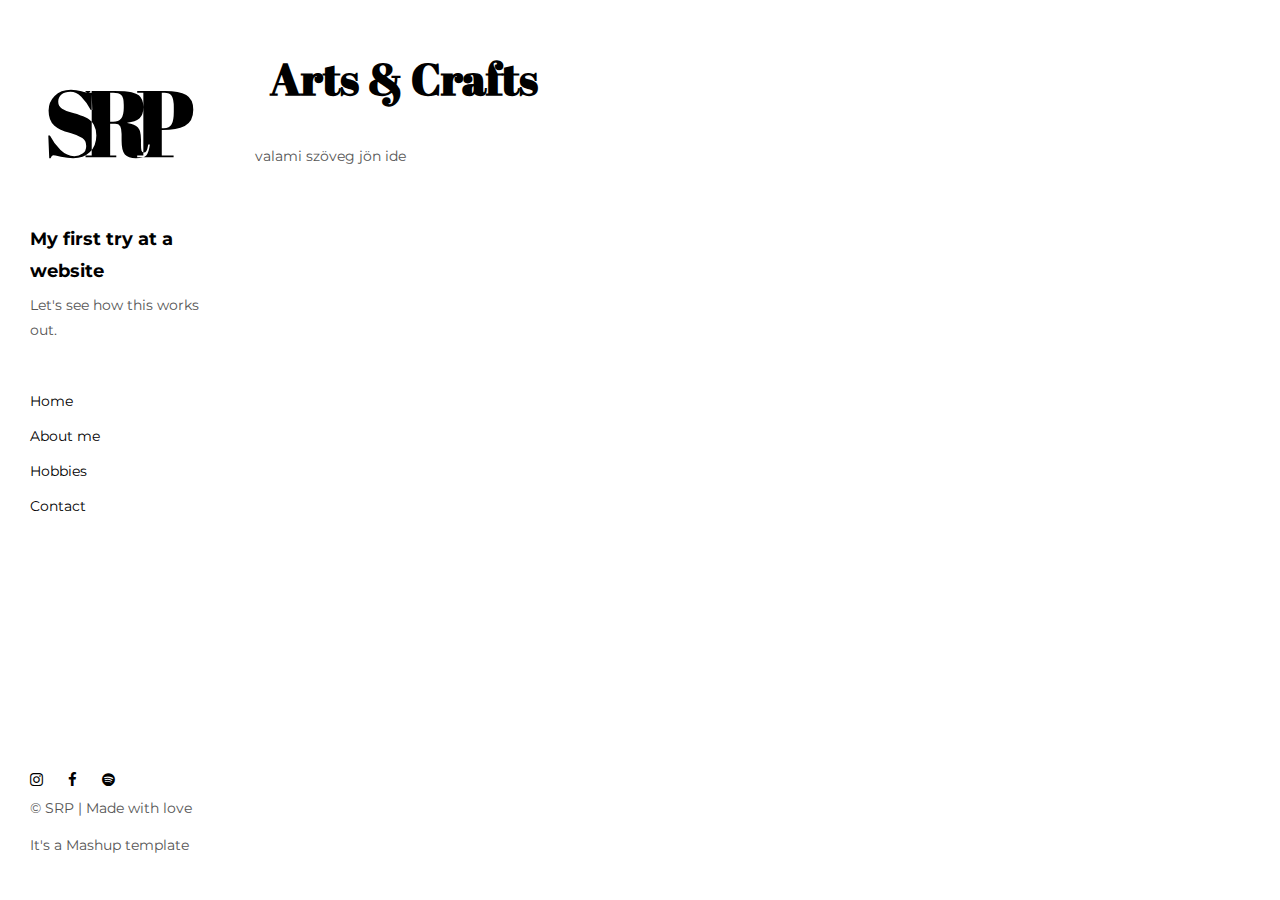
<file: mysite_version1/arts_crafts.html>
<!DOCTYPE html>
<html lang="en">

<head>
  <meta charset="UTF-8">
  <meta content="IE=edge" http-equiv="X-UA-Compatible">
  <meta content="width=device-width,initial-scale=1" name="viewport">
  <meta content="description" name="description">
  <meta name="google" content="notranslate" />
  <meta content="Mashup templates have been developped by Orson.io team" name="author">

  <!-- Disable tap highlight on IE -->
  <meta name="msapplication-tap-highlight" content="no">
  
  <link href="./assets/apple-icon-180x180.png" rel="apple-touch-icon">
  <link href="./assets/favicon.ico" rel="icon">



  <title>Hobbies</title>  

  <link rel="stylesheet" href="https://fonts.googleapis.com/css?family=Montserrat|Abril Fatface">
<style>
body {
  font-family: "Montserrat, sans-serif;"
}

h1, h2, h3 {
  font-family: "Abril Fatface;"
}
</style>

<link href="./main.82cfd66e.css" rel="stylesheet"></head>

<body>

 <!-- Add your content of header -->
<header class="">
  <div class="navbar navbar-default visible-xs">
    <button type="button" class="navbar-toggle collapsed">
      <span class="sr-only">Toggle navigation</span>
      <span class="icon-bar"></span>
      <span class="icon-bar"></span>
      <span class="icon-bar"></span>
    </button>
    <a href="./index.html" class="navbar-brand">Mashup Template</a>
  </div>

  <nav class="sidebar">
    <div class="navbar-collapse" id="navbar-collapse">
      <div class="site-header hidden-xs">
          <a class="site-brand" href="./index.html" title="">
            <img class="img-responsive site-logo" alt="" src="./assets/images/logo2.svg">
            My first try at a website
          </a>
        <p>Let's see how this works out.</p>
      </div>
      <ul class="nav">
        <li><a href="./index.html" title="">Home</a></li>
        <li><a href="./about.html" title="">About me</a></li>
        <li><a href="./hobbies.html" title="">Hobbies</a></li>
        <li><a href="./contact.html" title="">Contact</a></li>

      </ul>

      <nav class="nav-footer">
        <p class="nav-footer-social-buttons">
          <a class="fa-icon" href="https://www.instagram.com/siproxana" target="_blank" title="My instagram profile">
            <i class="fa fa-instagram"></i>
          </a>
          <a class="fa-icon" href="https://facebook.com/roxana.sipeki" target="_blank" title="My Faecebook profile">
            <i class="fa fa-facebook"></i>
          </a>
          <a class="fa-icon" href="https://open.spotify.com/user/shiproxana" target="_blank" title="Listen to what i listen to">
            <i class="fa fa-spotify"></i>
          </a>
        </p>
        <p>© SRP | Made with love</p>
        <p>It's a Mashup template</p>
      </nav>  
    </div> 
  </nav>
</header>
<main class="" id="main-collapse">


<div class="row">
  <div class="col-xs-12 section-container-spacer">
    <h1>Arts & Crafts</h1>
  </div>
  <p>valami szöveg jön ide</p>

</div>


</main>

<script>
document.addEventListener("DOMContentLoaded", function (event) {
  navbarToggleSidebar();
  navActivePage();
});
</script>

<!-- Google Analytics: change UA-XXXXX-X to be your site's ID 

<script>
  (function (i, s, o, g, r, a, m) {
    i['GoogleAnalyticsObject'] = r; i[r] = i[r] || function () {
      (i[r].q = i[r].q || []).push(arguments)
    }, i[r].l = 1 * new Date(); a = s.createElement(o),
      m = s.getElementsByTagName(o)[0]; a.async = 1; a.src = g; m.parentNode.insertBefore(a, m)
  })(window, document, 'script', '//www.google-analytics.com/analytics.js', 'ga');
  ga('create', 'UA-XXXXX-X', 'auto');
  ga('send', 'pageview');
</script>

--> <script type="text/javascript" src="./main.85741bff.js"></script></body>

</html>
</file>
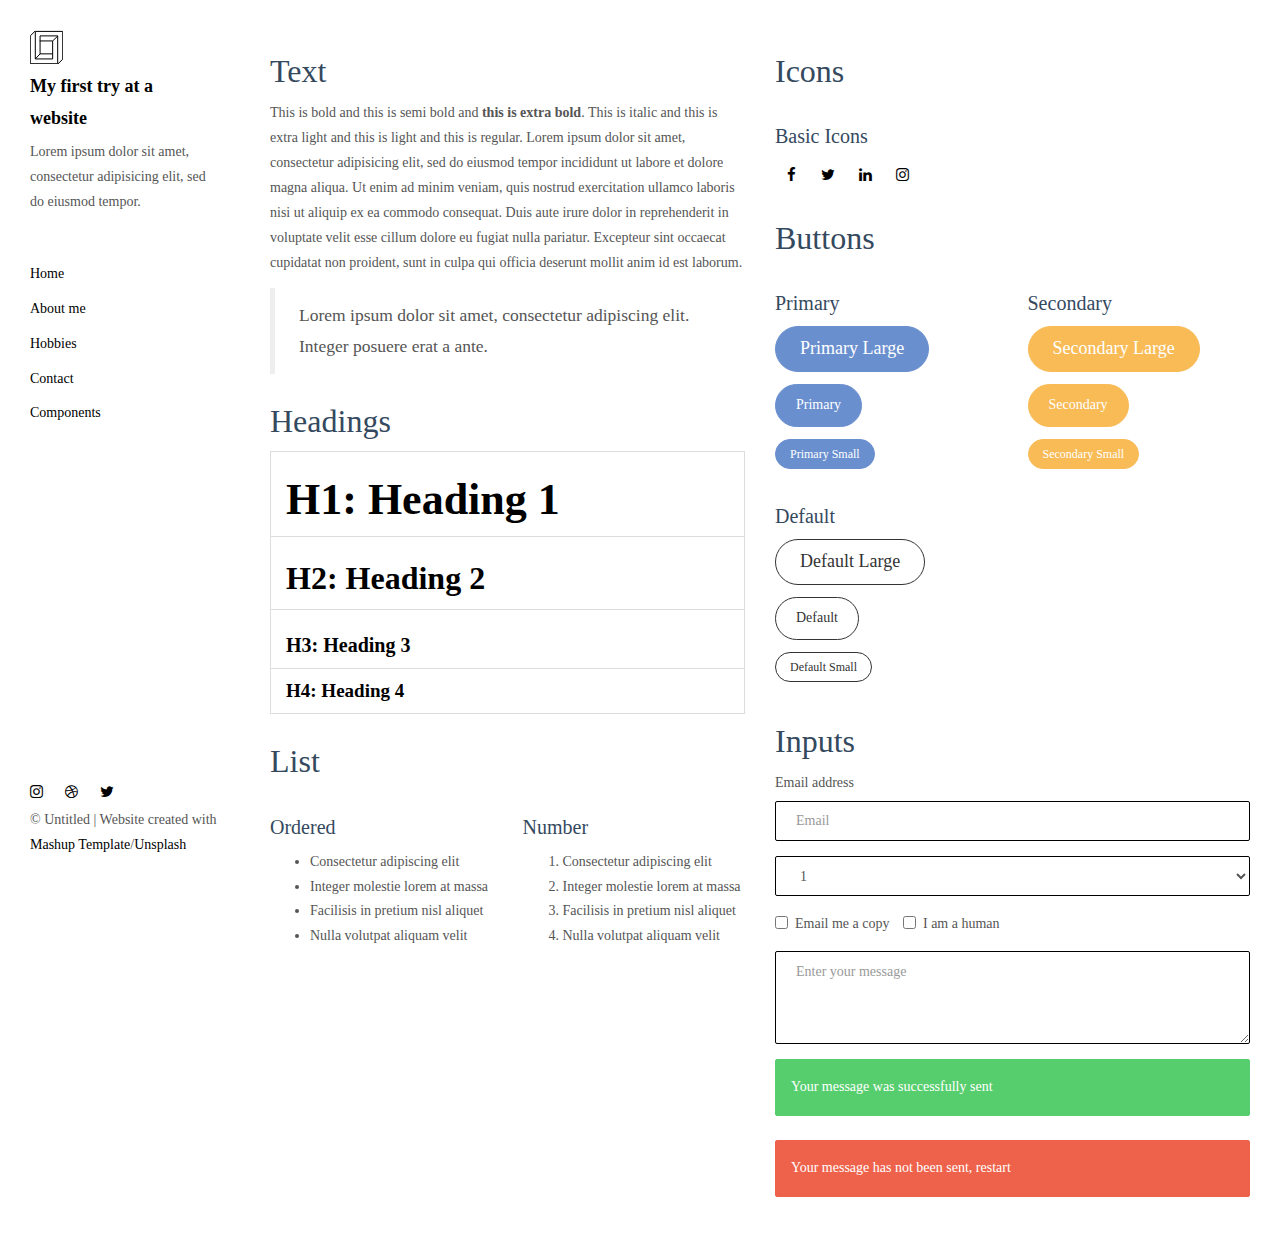
<file: mysite_version1/components.html>
<!DOCTYPE html>
<html lang="en">

<head>
  <meta charset="UTF-8">
  <meta content="IE=edge" http-equiv="X-UA-Compatible">
  <meta content="width=device-width,initial-scale=1" name="viewport">
  <meta content="description" name="description">
  <meta name="google" content="notranslate" />
  <meta content="Mashup templates have been developped by Orson.io team" name="author">

  <!-- Disable tap highlight on IE -->
  <meta name="msapplication-tap-highlight" content="no">
  
  <link href="./assets/apple-icon-180x180.png" rel="apple-touch-icon">
  <link href="./assets/favicon.ico" rel="icon">



  <title>Title page</title>  

<link href="./main.82cfd66e.css" rel="stylesheet"></head>

<body>

 <!-- Add your content of header -->
<header class="">
  <div class="navbar navbar-default visible-xs">
    <button type="button" class="navbar-toggle collapsed">
      <span class="sr-only">Toggle navigation</span>
      <span class="icon-bar"></span>
      <span class="icon-bar"></span>
      <span class="icon-bar"></span>
    </button>
    <a href="./index.html" class="navbar-brand">Mashup Template</a>
  </div>

  <nav class="sidebar">
    <div class="navbar-collapse" id="navbar-collapse">
      <div class="site-header hidden-xs">
          <a class="site-brand" href="./index.html" title="">
            <img class="img-responsive site-logo" alt="" src="./assets/images/mashup-logo.svg">
            My first try at a website
          </a>
        <p>Lorem ipsum dolor sit amet, consectetur adipisicing elit, sed do eiusmod
        tempor.</p>
      </div>
      <ul class="nav">
        <li><a href="./index.html" title="">Home</a></li>
        <li><a href="./about.html" title="">About me</a></li>
        <li><a href="./services.html" title="">Hobbies</a></li>
        <li><a href="./contact.html" title="">Contact</a></li>
        <li><a href="./components.html" title="">Components</a></li>

      </ul>

      <nav class="nav-footer">
        <p class="nav-footer-social-buttons">
          <a class="fa-icon" href="https://www.instagram.com/" title="">
            <i class="fa fa-instagram"></i>
          </a>
          <a class="fa-icon" href="https://dribbble.com/" title="">
            <i class="fa fa-dribbble"></i>
          </a>
          <a class="fa-icon" href="https://twitter.com/" title="">
            <i class="fa fa-twitter"></i>
          </a>
        </p>
        <p>© Untitled | Website created with <a href="http://www.mashup-template.com/" title="Create website with free html template">Mashup Template</a>/<a href="https://www.unsplash.com/" title="Beautiful Free Images">Unsplash</a></p>
      </nav>  
    </div> 
  </nav>
</header>
<main class="" id="main-collapse">


<!-- Add your site or app content here -->

    <div class="row">
      <div class="col-xs-12 col-md-6">

        <div class="template-example">
          <h2 class="template-title-example">Text</h2>
          <p>This is bold and this is semi bold and <b>this is extra bold</b>. This is italic and this is extra light and this is light
          and this is regular. Lorem ipsum dolor sit amet, consectetur adipisicing elit, sed do eiusmod
          tempor incididunt ut labore et dolore magna aliqua. Ut enim ad minim veniam,
          quis nostrud exercitation ullamco laboris nisi ut aliquip ex ea commodo
          consequat. Duis aute irure dolor in reprehenderit in voluptate velit esse
          cillum dolore eu fugiat nulla pariatur. Excepteur sint occaecat cupidatat non
          proident, sunt in culpa qui officia deserunt mollit anim id est laborum.

          <blockquote>
            <p>Lorem ipsum dolor sit amet, consectetur adipiscing elit. Integer posuere erat a ante.</p>
          </blockquote>
          
          </p>
        </div>

        <div class="template-example">
          <h2 class="template-title-example">Headings</h2>
          
          <table class="table table-bordered">
            <tr><td><h1>H1: Heading 1</h1></td></tr>
            <tr><td><h2>H2: Heading 2</h2></td></tr>
            <tr><td><h3>H3: Heading 3</h3></td></tr>
            <tr><td><h4>H4: Heading 4</h4></td></tr>
          </table>
          
        </div>

        
        <div class="template-example">
          <h2 class="template-title-example">List</h2>
          <div class="row">
            <div class="col-md-6">
              <h3 class="template-title-example">Ordered</h3>
              <ul>
                <li>Consectetur adipiscing elit</li>
                <li>Integer molestie lorem at massa</li>
                <li>Facilisis in pretium nisl aliquet</li>
                <li>Nulla volutpat aliquam velit</li>
              </ul>
            </div>
            <div class="col-md-6">
              <h3 class="template-title-example">Number</h3>
              <ol>
                <li>Consectetur adipiscing elit</li>
                <li>Integer molestie lorem at massa</li>
                <li>Facilisis in pretium nisl aliquet</li>
                <li>Nulla volutpat aliquam velit</li>
              </ol>
            </div>
          </div>
        </div>
        

        
      </div>

      <div class="col-xs-12 col-md-6">
        <div class="template-example">
          <h2 class="template-title-example">Icons</h2>
          
          <div class="row">
            
            <div class="col-md-6">
               <h3 class="template-title-example">Basic Icons</h2>
                <ul class="list-icons">
                  <li>
                    <span class="fa-icon">
                      <i class="fa fa-facebook"></i>
                    </span>
                  </li>
                  <li>
                    <span class="fa-icon">
                      <i class="fa fa-twitter"></i>
                    </span>
                  </li>
                  <li>
                    <span class="fa-icon">
                      <i class="fa fa-linkedin"></i>
                    </span>
                  </li>
                  <li>
                    <span class="fa-icon">
                      <i class="fa fa-instagram"></i>
                    </span>
                  </li>
                </ul>
            </div>

          </div>


          


        </div>

        <div class="template-example">
          <h2 class="template-title-example">Buttons</h2>
          <div class="row">
            <div class="col-md-6">
              <h3 class="template-title-example">Primary</h2>
              <div class="row">
                  <div class="col-md-6">
                  <p><a href="" class="btn btn-primary btn-lg">Primary Large</a></p>
                  <p><a href="" class="btn btn-primary">Primary </a></p>
                  <p><a href="" class="btn btn-primary btn-sm">Primary Small</a></p>
                </div>
              </div>

              <h3 class="template-title-example">Default</h2>
              <div class="row">
                  <div class="col-md-6">
                  <p><a href="" class="btn btn-default btn-lg">Default Large</a></p>
                  <p><a href="" class="btn btn-default">Default </a></p>
                  <p><a href="" class="btn btn-default btn-sm">Default Small</a></p>
                </div>
              </div>

            </div>

            <div class="col-md-6">
              <h3 class="template-title-example">Secondary</h2>
              <div class="row">
                  <div class="col-md-6">
                  <p><a href="" class="btn btn-info btn-lg">Secondary Large</a></p>
                  <p><a href="" class="btn btn-info">Secondary </a></p>
                  <p><a href="" class="btn btn-info btn-sm">Secondary Small</a></p>
                </div>
              </div>
            </div>
          </div>
        </div>
        
        <div class="template-example">
          <h2 class="template-title-example">Inputs</h2>

            <div class="form-group">
              <label for="exampleInputEmail1">Email address</label>
              <input type="email" class="form-control" id="exampleInputEmail1" placeholder="Email">
            </div>

            <div class="form-group">
              <select class="form-control">
                <option>1</option>
                <option>2</option>
                <option>3</option>
                <option>4</option>
                <option>5</option>
              </select>
            </div>

            <div class="form-group">
              <label class="checkbox-inline">
                <input 
                type="checkbox" id="inlineCheckbox1" value="option1"> Email me a copy
              </label>
              <label class="checkbox-inline">
                <input type="checkbox" id="inlineCheckbox2" value="option2"> I am a human
              </label>
            </div>

            <div class="form-group">
              <textarea class="form-control" rows="3" placeholder="Enter your message"></textarea>
            </div>
            
            <div class="alert alert-success" role="alert">Your message was successfully sent</div>
            <div class="alert alert-danger" role="alert">Your message has not been sent, restart</div>
        </div>




      </div>
    </div>
 

</main>

<script>
document.addEventListener("DOMContentLoaded", function (event) {
  navbarToggleSidebar();
  navActivePage();
});
</script>

<!-- Google Analytics: change UA-XXXXX-X to be your site's ID 

<script>
  (function (i, s, o, g, r, a, m) {
    i['GoogleAnalyticsObject'] = r; i[r] = i[r] || function () {
      (i[r].q = i[r].q || []).push(arguments)
    }, i[r].l = 1 * new Date(); a = s.createElement(o),
      m = s.getElementsByTagName(o)[0]; a.async = 1; a.src = g; m.parentNode.insertBefore(a, m)
  })(window, document, 'script', '//www.google-analytics.com/analytics.js', 'ga');
  ga('create', 'UA-XXXXX-X', 'auto');
  ga('send', 'pageview');
</script>

--> <script type="text/javascript" src="./main.85741bff.js"></script></body>

</html>
</file>
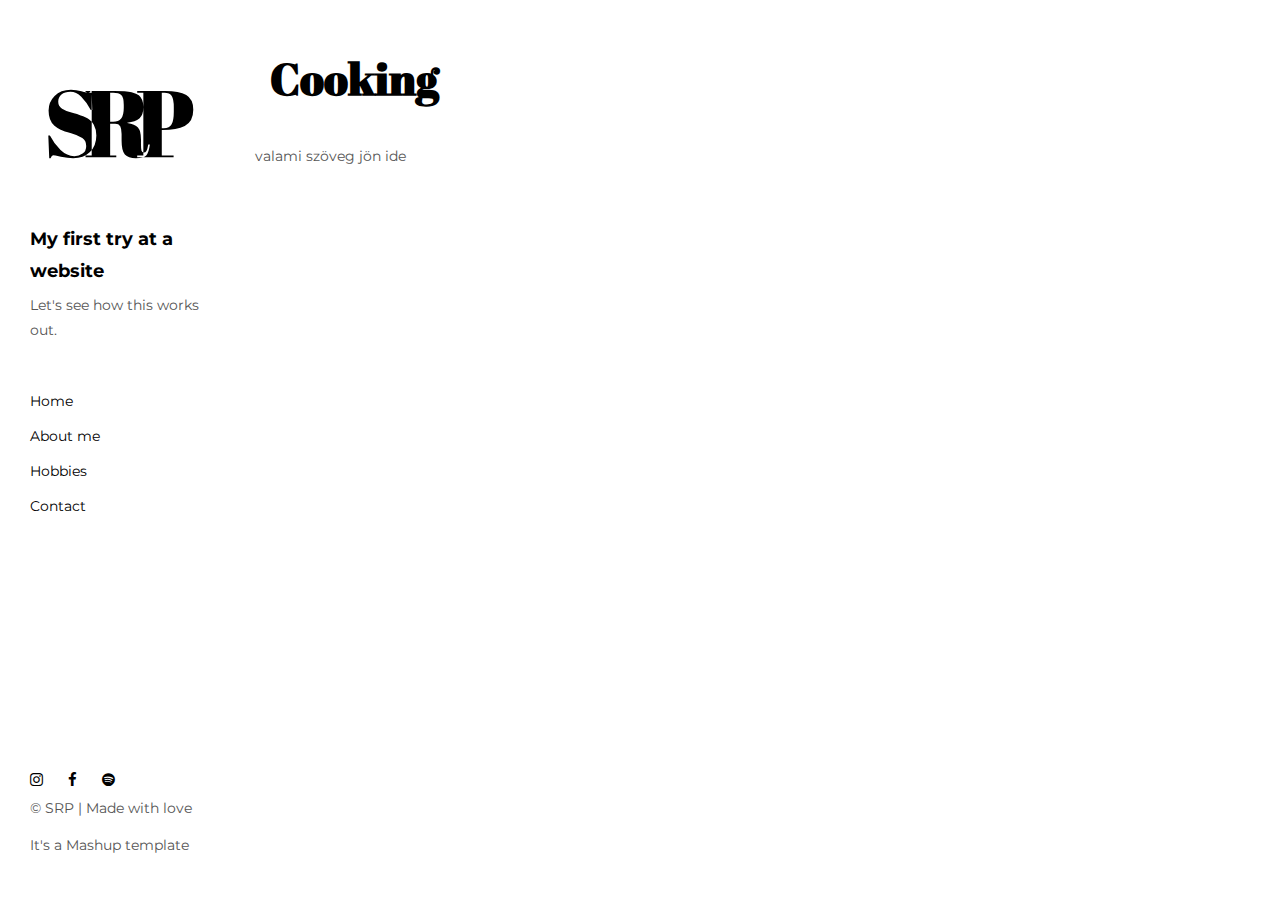
<file: mysite_version1/cooking.html>
<!DOCTYPE html>
<html lang="en">

<head>
  <meta charset="UTF-8">
  <meta content="IE=edge" http-equiv="X-UA-Compatible">
  <meta content="width=device-width,initial-scale=1" name="viewport">
  <meta content="description" name="description">
  <meta name="google" content="notranslate" />
  <meta content="Mashup templates have been developped by Orson.io team" name="author">

  <!-- Disable tap highlight on IE -->
  <meta name="msapplication-tap-highlight" content="no">
  
  <link href="./assets/apple-icon-180x180.png" rel="apple-touch-icon">
  <link href="./assets/favicon.ico" rel="icon">



  <title>Hobbies</title>  

  <link rel="stylesheet" href="https://fonts.googleapis.com/css?family=Montserrat|Abril Fatface">
<style>
body {
  font-family: "Montserrat, sans-serif;"
}

h1, h2, h3 {
  font-family: "Abril Fatface;"
}
</style>

<link href="./main.82cfd66e.css" rel="stylesheet"></head>

<body>

 <!-- Add your content of header -->
<header class="">
  <div class="navbar navbar-default visible-xs">
    <button type="button" class="navbar-toggle collapsed">
      <span class="sr-only">Toggle navigation</span>
      <span class="icon-bar"></span>
      <span class="icon-bar"></span>
      <span class="icon-bar"></span>
    </button>
    <a href="./index.html" class="navbar-brand">Mashup Template</a>
  </div>

  <nav class="sidebar">
    <div class="navbar-collapse" id="navbar-collapse">
      <div class="site-header hidden-xs">
          <a class="site-brand" href="./index.html" title="">
            <img class="img-responsive site-logo" alt="" src="./assets/images/logo2.svg">
            My first try at a website
          </a>
        <p>Let's see how this works out.</p>
      </div>
      <ul class="nav">
        <li><a href="./index.html" title="">Home</a></li>
        <li><a href="./about.html" title="">About me</a></li>
        <li><a href="./hobbies.html" title="">Hobbies</a></li>
        <li><a href="./contact.html" title="">Contact</a></li>

      </ul>

      <nav class="nav-footer">
        <p class="nav-footer-social-buttons">
          <a class="fa-icon" href="https://www.instagram.com/siproxana" target="_blank" title="My instagram profile">
            <i class="fa fa-instagram"></i>
          </a>
          <a class="fa-icon" href="https://facebook.com/roxana.sipeki" target="_blank" title="My Faecebook profile">
            <i class="fa fa-facebook"></i>
          </a>
          <a class="fa-icon" href="https://open.spotify.com/user/shiproxana" target="_blank" title="Listen to what i listen to">
            <i class="fa fa-spotify"></i>
          </a>
        </p>
        <p>© SRP | Made with love</p>
        <p>It's a Mashup template</p>
      </nav>  
    </div> 
  </nav>
</header>
<main class="" id="main-collapse">


<div class="row">
  <div class="col-xs-12 section-container-spacer">
    <h1>Cooking</h1>
  </div>
  <p>valami szöveg jön ide</p>

</div>


</main>

<script>
document.addEventListener("DOMContentLoaded", function (event) {
  navbarToggleSidebar();
  navActivePage();
});
</script>

<!-- Google Analytics: change UA-XXXXX-X to be your site's ID 

<script>
  (function (i, s, o, g, r, a, m) {
    i['GoogleAnalyticsObject'] = r; i[r] = i[r] || function () {
      (i[r].q = i[r].q || []).push(arguments)
    }, i[r].l = 1 * new Date(); a = s.createElement(o),
      m = s.getElementsByTagName(o)[0]; a.async = 1; a.src = g; m.parentNode.insertBefore(a, m)
  })(window, document, 'script', '//www.google-analytics.com/analytics.js', 'ga');
  ga('create', 'UA-XXXXX-X', 'auto');
  ga('send', 'pageview');
</script>

--> <script type="text/javascript" src="./main.85741bff.js"></script></body>

</html>
</file>
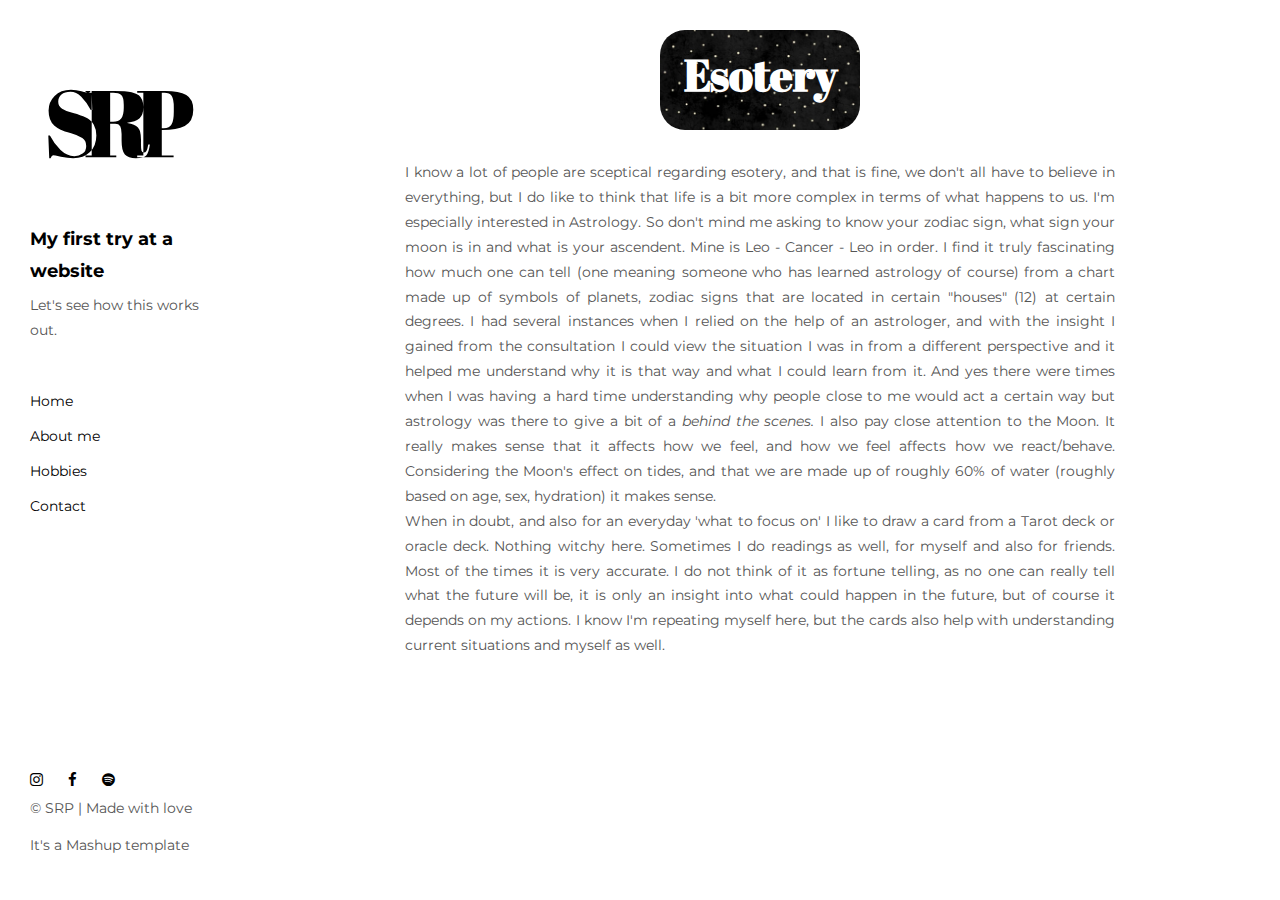
<file: mysite_version1/esotery.html>
<!DOCTYPE html>
<html lang="en">

<head>
  <meta charset="UTF-8">
  <meta content="IE=edge" http-equiv="X-UA-Compatible">
  <meta content="width=device-width,initial-scale=1" name="viewport">
  <meta content="description" name="description">
  <meta name="google" content="notranslate" />
  <meta content="Mashup templates have been developped by Orson.io team" name="author">

  <!-- Disable tap highlight on IE -->
  <meta name="msapplication-tap-highlight" content="no">
  
  <link href="./assets/apple-icon-180x180.png" rel="apple-touch-icon">
  <link href="./assets/favicon.ico" rel="icon">



  <title>Hobbies</title>  

  <link rel="stylesheet" href="https://fonts.googleapis.com/css?family=Montserrat|Abril Fatface">
<style>
body {
  font-family: "Montserrat, sans-serif;"
}

h1, h2, h3 {
  font-family: "Abril Fatface;"
}

.description {
  padding-left: 150px;
  padding-right: 150px;
  text-align: justify;

}

.bgtitle {
  border-radius: 25px;
  background: url(./pics/bg_img_black.jpeg);
  background-position: center;
  background-size: 250px;
  padding: 20px;
  width: 200px;
  height: 100px;
  margin: auto;
}

h1 {
  text-align: center;
}
</style>

<link href="./main.82cfd66e.css" rel="stylesheet"></head>

<body>

 <!-- Add your content of header -->
<header class="">
  <div class="navbar navbar-default visible-xs">
    <button type="button" class="navbar-toggle collapsed">
      <span class="sr-only">Toggle navigation</span>
      <span class="icon-bar"></span>
      <span class="icon-bar"></span>
      <span class="icon-bar"></span>
    </button>
    <a href="./index.html" class="navbar-brand">Mashup Template</a>
  </div>

  <nav class="sidebar">
    <div class="navbar-collapse" id="navbar-collapse">
      <div class="site-header hidden-xs">
          <a class="site-brand" href="./index.html" title="">
            <img class="img-responsive site-logo" alt="" src="./assets/images/logo2.svg">
            My first try at a website
          </a>
        <p>Let's see how this works out.</p>
      </div>
      <ul class="nav">
        <li><a href="./index.html" title="">Home</a></li>
        <li><a href="./about.html" title="">About me</a></li>
        <li><a href="./hobbies.html" title="">Hobbies</a></li>
        <li><a href="./contact.html" title="">Contact</a></li>

      </ul>

      <nav class="nav-footer">
        <p class="nav-footer-social-buttons">
          <a class="fa-icon" href="https://www.instagram.com/siproxana" target="_blank" title="My instagram profile">
            <i class="fa fa-instagram"></i>
          </a>
          <a class="fa-icon" href="https://facebook.com/roxana.sipeki" target="_blank" title="My Faecebook profile">
            <i class="fa fa-facebook"></i>
          </a>
          <a class="fa-icon" href="https://open.spotify.com/user/shiproxana" target="_blank" title="Listen to what i listen to">
            <i class="fa fa-spotify"></i>
          </a>
        </p>
        <p>© SRP | Made with love</p>
        <p>It's a Mashup template</p>
      </nav>  
    </div> 
  </nav>
</header>
<main class="" id="main-collapse">


<div class="row">
  <div class="col-xs-12 section-container-spacer">
    <h1 style="color: white;" class="bgtitle">Esotery</h1>
  </div>
  <p class="description">I know a lot of people are sceptical regarding esotery, and that is fine, we don't all have to believe in everything, but I do like to think that life is
    a bit more complex in terms of what happens to us. I'm especially interested in Astrology. So don't mind me asking to know your zodiac sign, what sign your moon is in and what is your ascendent.
    Mine is Leo - Cancer - Leo in order. I find it truly fascinating how much one can tell (one meaning someone who has learned astrology of course) from a chart made up of symbols of planets, zodiac signs that are 
    located in certain "houses" (12) at certain degrees. I had several instances when I relied on the help of an astrologer, and with the insight I gained from the consultation
    I could view the situation I was in from a different perspective and it helped me understand why it is that way and what I could learn from it. And yes there were times when I was
    having a hard time understanding why people close to me would act a certain way but astrology was there to give a bit of a <i>behind the scenes.</i> I also pay close attention to the Moon.
    It really makes sense that it affects how we feel, and how we feel affects how we react/behave. Considering the Moon's effect on tides, and that we are made up of roughly 60% of water (roughly based on age, sex, hydration)
    it makes sense.
    <br>When in doubt, and also for an everyday 'what to focus on' I like to draw a card from a Tarot deck or oracle deck. Nothing witchy here. Sometimes I do readings as well, for myself and also for friends.
    Most of the times it is very accurate. I do not think of it as fortune telling, as no one can really tell what the future will be, it is only an insight into what could happen in the future, but of course it depends on my actions.
    I know I'm repeating myself here, but the cards also help with understanding current situations and myself as well. 
  </p>

</div>


</main>

<script>
document.addEventListener("DOMContentLoaded", function (event) {
  navbarToggleSidebar();
  navActivePage();
});
</script>

<!-- Google Analytics: change UA-XXXXX-X to be your site's ID 

<script>
  (function (i, s, o, g, r, a, m) {
    i['GoogleAnalyticsObject'] = r; i[r] = i[r] || function () {
      (i[r].q = i[r].q || []).push(arguments)
    }, i[r].l = 1 * new Date(); a = s.createElement(o),
      m = s.getElementsByTagName(o)[0]; a.async = 1; a.src = g; m.parentNode.insertBefore(a, m)
  })(window, document, 'script', '//www.google-analytics.com/analytics.js', 'ga');
  ga('create', 'UA-XXXXX-X', 'auto');
  ga('send', 'pageview');
</script>

--> <script type="text/javascript" src="./main.85741bff.js"></script></body>

</html>
</file>
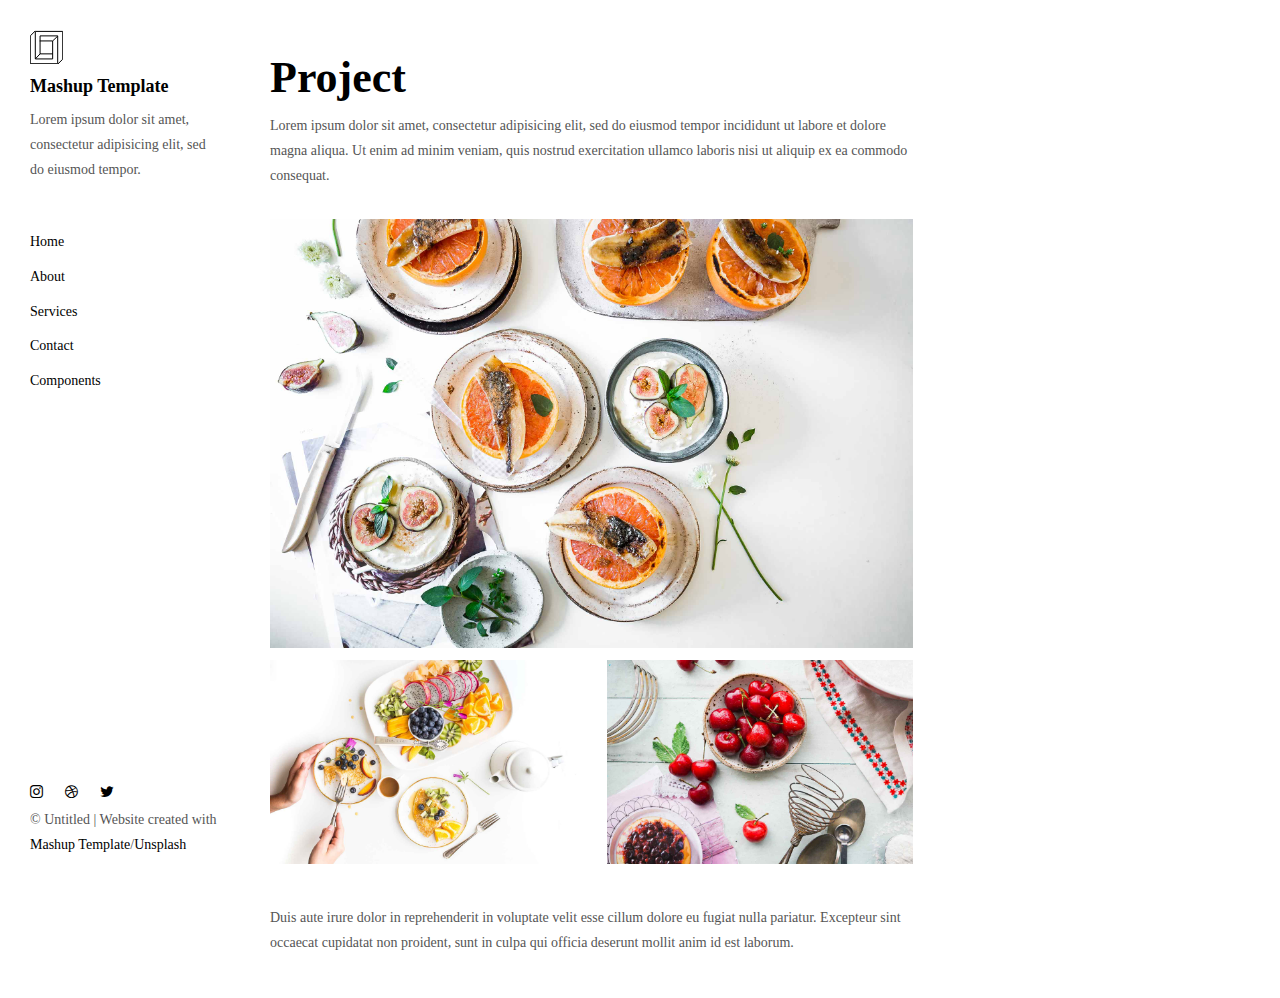
<file: mysite_version1/project.html>
<!DOCTYPE html>
<html lang="en">

<head>
  <meta charset="UTF-8">
  <meta content="IE=edge" http-equiv="X-UA-Compatible">
  <meta content="width=device-width,initial-scale=1" name="viewport">
  <meta content="description" name="description">
  <meta name="google" content="notranslate" />
  <meta content="Mashup templates have been developped by Orson.io team" name="author">

  <!-- Disable tap highlight on IE -->
  <meta name="msapplication-tap-highlight" content="no">
  
  <link href="./assets/apple-icon-180x180.png" rel="apple-touch-icon">
  <link href="./assets/favicon.ico" rel="icon">



  <title>Title page</title>  

<link href="./main.82cfd66e.css" rel="stylesheet"></head>

<body>

 <!-- Add your content of header -->
<header class="">
  <div class="navbar navbar-default visible-xs">
    <button type="button" class="navbar-toggle collapsed">
      <span class="sr-only">Toggle navigation</span>
      <span class="icon-bar"></span>
      <span class="icon-bar"></span>
      <span class="icon-bar"></span>
    </button>
    <a href="./index.html" class="navbar-brand">Mashup Template</a>
  </div>

  <nav class="sidebar">
    <div class="navbar-collapse" id="navbar-collapse">
      <div class="site-header hidden-xs">
          <a class="site-brand" href="./index.html" title="">
            <img class="img-responsive site-logo" alt="" src="./assets/images/mashup-logo.svg">
            Mashup Template
          </a>
        <p>Lorem ipsum dolor sit amet, consectetur adipisicing elit, sed do eiusmod
        tempor.</p>
      </div>
      <ul class="nav">
        <li><a href="./index.html" title="">Home</a></li>
        <li><a href="./about.html" title="">About</a></li>
        <li><a href="./services.html" title="">Services</a></li>
        <li><a href="./contact.html" title="">Contact</a></li>
        <li><a href="./components.html" title="">Components</a></li>

      </ul>

      <nav class="nav-footer">
        <p class="nav-footer-social-buttons">
          <a class="fa-icon" href="https://www.instagram.com/" title="">
            <i class="fa fa-instagram"></i>
          </a>
          <a class="fa-icon" href="https://dribbble.com/" title="">
            <i class="fa fa-dribbble"></i>
          </a>
          <a class="fa-icon" href="https://twitter.com/" title="">
            <i class="fa fa-twitter"></i>
          </a>
        </p>
        <p>© Untitled | Website created with <a href="http://www.mashup-template.com/" title="Create website with free html template">Mashup Template</a>/<a href="https://www.unsplash.com/" title="Beautiful Free Images">Unsplash</a></p>
      </nav>  
    </div> 
  </nav>
</header>
<main class="" id="main-collapse">


<div class="row">
  <div class="col-xs-12 col-md-8">

    <div class="section-container-spacer">
        <h1>Project</h1>
        <p>Lorem ipsum dolor sit amet, consectetur adipisicing elit, sed do eiusmod
          tempor incididunt ut labore et dolore magna aliqua. Ut enim ad minim veniam,
          quis nostrud exercitation ullamco laboris nisi ut aliquip ex ea commodo
          consequat.</p>
    </div>

    <div class="section-container-spacer">
      <p><img class="img-responsive" alt="" src="./assets/images/img-12.jpg"></p>
      <div class="row">
          <div class="col-xs-12 col-md-6">
              <p><img class="img-responsive" alt="" src="./assets/images/img-13.jpg"></p>
          </div>
          <div class="col-xs-12 col-md-6">
              <p><img class="img-responsive" alt="" src="./assets/images/img-14.jpg"></p>
          </div>
      </div>
    </div>

    <p> Duis aute irure dolor in reprehenderit in voluptate velit esse
    cillum dolore eu fugiat nulla pariatur. Excepteur sint occaecat cupidatat non
    proident, sunt in culpa qui officia deserunt mollit anim id est laborum.</p>
  </div>
  
</div>
    


</main>

<script>
document.addEventListener("DOMContentLoaded", function (event) {
  navbarToggleSidebar();
  navActivePage();
});
</script>

<!-- Google Analytics: change UA-XXXXX-X to be your site's ID 

<script>
  (function (i, s, o, g, r, a, m) {
    i['GoogleAnalyticsObject'] = r; i[r] = i[r] || function () {
      (i[r].q = i[r].q || []).push(arguments)
    }, i[r].l = 1 * new Date(); a = s.createElement(o),
      m = s.getElementsByTagName(o)[0]; a.async = 1; a.src = g; m.parentNode.insertBefore(a, m)
  })(window, document, 'script', '//www.google-analytics.com/analytics.js', 'ga');
  ga('create', 'UA-XXXXX-X', 'auto');
  ga('send', 'pageview');
</script>

--> <script type="text/javascript" src="./main.85741bff.js"></script></body>

</html>
</file>
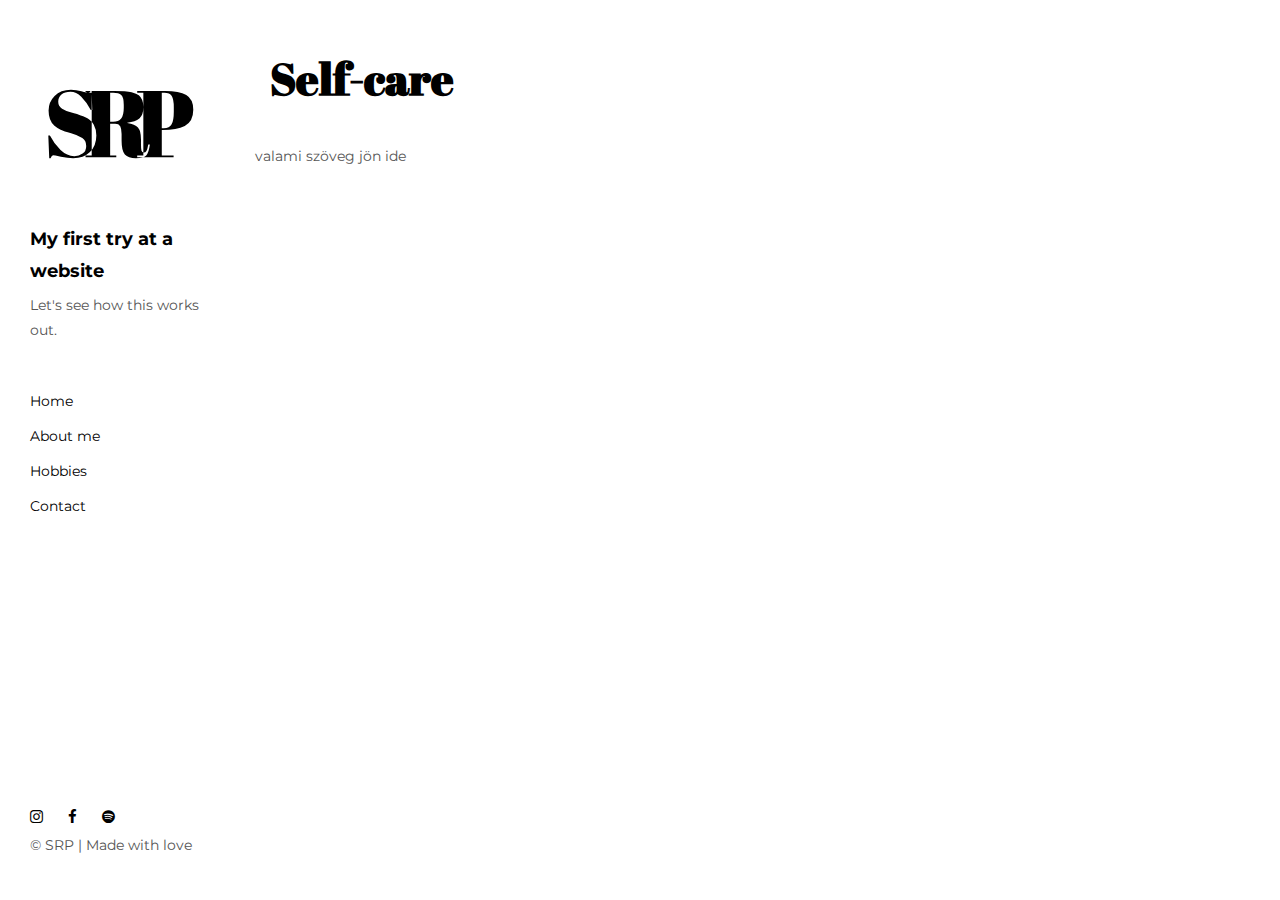
<file: mysite_version1/self-care.html>
<!DOCTYPE html>
<html lang="en">

<head>
  <meta charset="UTF-8">
  <meta content="IE=edge" http-equiv="X-UA-Compatible">
  <meta content="width=device-width,initial-scale=1" name="viewport">
  <meta content="description" name="description">
  <meta name="google" content="notranslate" />
  <meta content="Mashup templates have been developped by Orson.io team" name="author">

  <!-- Disable tap highlight on IE -->
  <meta name="msapplication-tap-highlight" content="no">
  
  <link href="./assets/apple-icon-180x180.png" rel="apple-touch-icon">
  <link href="./assets/favicon.ico" rel="icon">



  <title>Hobbies</title>  

  <link rel="stylesheet" href="https://fonts.googleapis.com/css?family=Montserrat|Abril Fatface">
<style>
body {
  font-family: "Montserrat, sans-serif;"
}

h1, h2, h3 {
  font-family: "Abril Fatface;"
}
</style>

<link href="./main.82cfd66e.css" rel="stylesheet"></head>

<body>

 <!-- Add your content of header -->
<header class="">
  <div class="navbar navbar-default visible-xs">
    <button type="button" class="navbar-toggle collapsed">
      <span class="sr-only">Toggle navigation</span>
      <span class="icon-bar"></span>
      <span class="icon-bar"></span>
      <span class="icon-bar"></span>
    </button>
    <a href="./index.html" class="navbar-brand">Mashup Template</a>
  </div>

  <nav class="sidebar">
    <div class="navbar-collapse" id="navbar-collapse">
      <div class="site-header hidden-xs">
          <a class="site-brand" href="./index.html" title="">
            <img class="img-responsive site-logo" alt="" src="./assets/images/logo2.svg">
            My first try at a website
          </a>
        <p>Let's see how this works out.</p>
      </div>
      <ul class="nav">
        <li><a href="./index.html" title="">Home</a></li>
        <li><a href="./about.html" title="">About me</a></li>
        <li><a href="./hobbies.html" title="">Hobbies</a></li>
        <li><a href="./contact.html" title="">Contact</a></li>

      </ul>

      <nav class="nav-footer">
        <p class="nav-footer-social-buttons">
          <a class="fa-icon" href="https://www.instagram.com/siproxana" target="_blank" title="My instagram profile">
            <i class="fa fa-instagram"></i>
          </a>
          <a class="fa-icon" href="https://facebook.com/roxana.sipeki" target="_blank" title="My Faecebook profile">
            <i class="fa fa-facebook"></i>
          </a>
          <a class="fa-icon" href="https://open.spotify.com/user/shiproxana" target="_blank" title="Listen to what i listen to">
            <i class="fa fa-spotify"></i>
          </a>
        </p>
        <p>© SRP | Made with love</p>
      </nav>  
    </div> 
  </nav>
</header>
<main class="" id="main-collapse">


<div class="row">
  <div class="col-xs-12 section-container-spacer">
    <h1>Self-care</h1>
  </div>
  <p>valami szöveg jön ide</p>

</div>


</main>

<script>
document.addEventListener("DOMContentLoaded", function (event) {
  navbarToggleSidebar();
  navActivePage();
});
</script>

<!-- Google Analytics: change UA-XXXXX-X to be your site's ID 

<script>
  (function (i, s, o, g, r, a, m) {
    i['GoogleAnalyticsObject'] = r; i[r] = i[r] || function () {
      (i[r].q = i[r].q || []).push(arguments)
    }, i[r].l = 1 * new Date(); a = s.createElement(o),
      m = s.getElementsByTagName(o)[0]; a.async = 1; a.src = g; m.parentNode.insertBefore(a, m)
  })(window, document, 'script', '//www.google-analytics.com/analytics.js', 'ga');
  ga('create', 'UA-XXXXX-X', 'auto');
  ga('send', 'pageview');
</script>

--> <script type="text/javascript" src="./main.85741bff.js"></script></body>

</html>
</file>
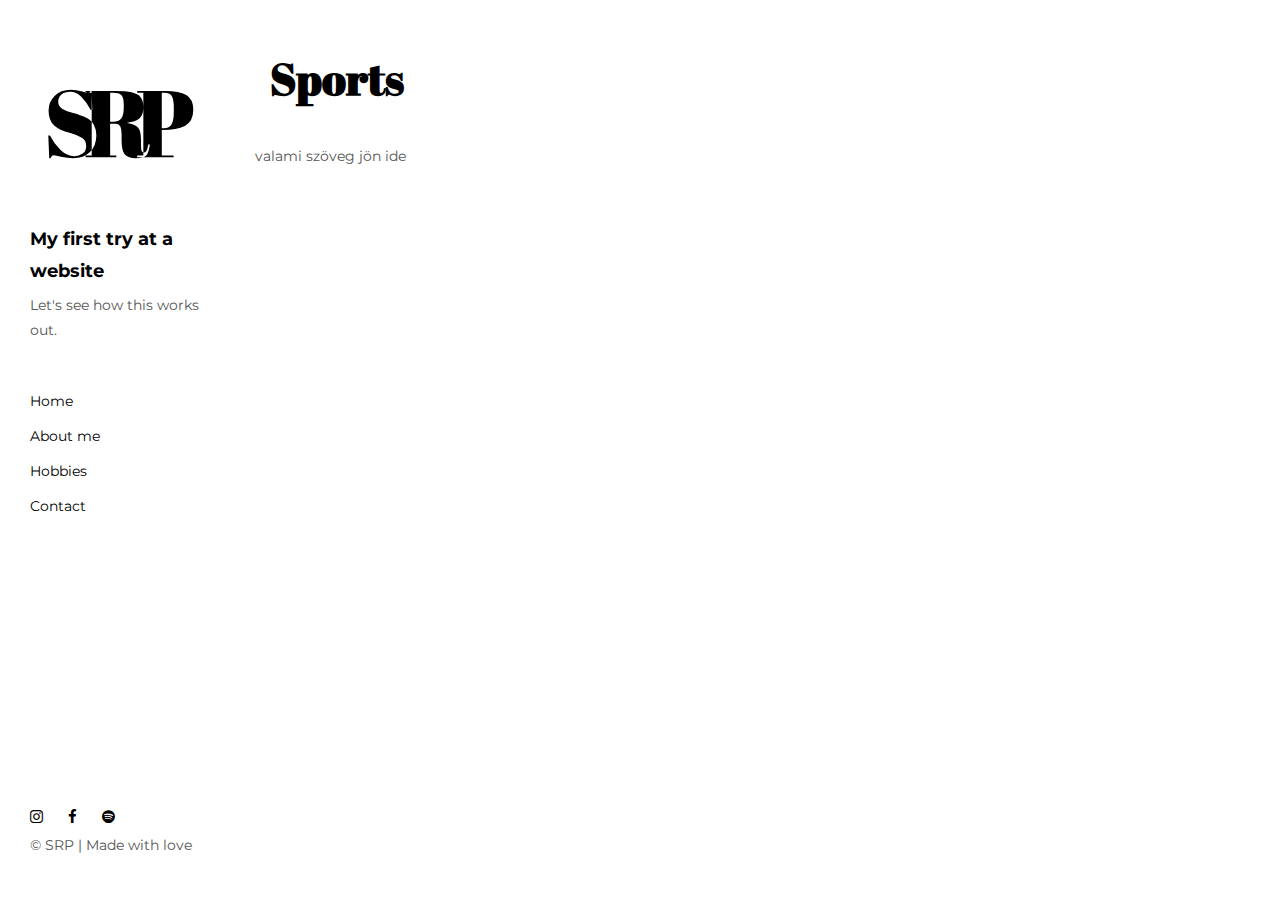
<file: mysite_version1/sports.html>
<!DOCTYPE html>
<html lang="en">

<head>
  <meta charset="UTF-8">
  <meta content="IE=edge" http-equiv="X-UA-Compatible">
  <meta content="width=device-width,initial-scale=1" name="viewport">
  <meta content="description" name="description">
  <meta name="google" content="notranslate" />
  <meta content="Mashup templates have been developped by Orson.io team" name="author">

  <!-- Disable tap highlight on IE -->
  <meta name="msapplication-tap-highlight" content="no">
  
  <link href="./assets/apple-icon-180x180.png" rel="apple-touch-icon">
  <link href="./assets/favicon.ico" rel="icon">



  <title>Hobbies</title>  

  <link rel="stylesheet" href="https://fonts.googleapis.com/css?family=Montserrat|Abril Fatface">
<style>
body {
  font-family: "Montserrat, sans-serif;"
}

h1, h2, h3 {
  font-family: "Abril Fatface;"
}
</style>

<link href="./main.82cfd66e.css" rel="stylesheet"></head>

<body>

 <!-- Add your content of header -->
<header class="">
  <div class="navbar navbar-default visible-xs">
    <button type="button" class="navbar-toggle collapsed">
      <span class="sr-only">Toggle navigation</span>
      <span class="icon-bar"></span>
      <span class="icon-bar"></span>
      <span class="icon-bar"></span>
    </button>
    <a href="./index.html" class="navbar-brand">Mashup Template</a>
  </div>

  <nav class="sidebar">
    <div class="navbar-collapse" id="navbar-collapse">
      <div class="site-header hidden-xs">
          <a class="site-brand" href="./index.html" title="">
            <img class="img-responsive site-logo" alt="" src="./assets/images/logo2.svg">
            My first try at a website
          </a>
        <p>Let's see how this works out.</p>
      </div>
      <ul class="nav">
        <li><a href="./index.html" title="">Home</a></li>
        <li><a href="./about.html" title="">About me</a></li>
        <li><a href="./hobbies.html" title="">Hobbies</a></li>
        <li><a href="./contact.html" title="">Contact</a></li>

      </ul>

      <nav class="nav-footer">
        <p class="nav-footer-social-buttons">
          <a class="fa-icon" href="https://www.instagram.com/siproxana" target="_blank" title="My instagram profile">
            <i class="fa fa-instagram"></i>
          </a>
          <a class="fa-icon" href="https://facebook.com/roxana.sipeki" target="_blank" title="My Faecebook profile">
            <i class="fa fa-facebook"></i>
          </a>
          <a class="fa-icon" href="https://open.spotify.com/user/shiproxana" target="_blank" title="Listen to what i listen to">
            <i class="fa fa-spotify"></i>
          </a>
        </p>
        <p>© SRP | Made with love</p>
      </nav>  
    </div> 
  </nav>
</header>
<main class="" id="main-collapse">


<div class="row">
  <div class="col-xs-12 section-container-spacer">
    <h1>Sports</h1>
  </div>
  <p>valami szöveg jön ide</p>

</div>


</main>

<script>
document.addEventListener("DOMContentLoaded", function (event) {
  navbarToggleSidebar();
  navActivePage();
});
</script>

<!-- Google Analytics: change UA-XXXXX-X to be your site's ID 

<script>
  (function (i, s, o, g, r, a, m) {
    i['GoogleAnalyticsObject'] = r; i[r] = i[r] || function () {
      (i[r].q = i[r].q || []).push(arguments)
    }, i[r].l = 1 * new Date(); a = s.createElement(o),
      m = s.getElementsByTagName(o)[0]; a.async = 1; a.src = g; m.parentNode.insertBefore(a, m)
  })(window, document, 'script', '//www.google-analytics.com/analytics.js', 'ga');
  ga('create', 'UA-XXXXX-X', 'auto');
  ga('send', 'pageview');
</script>

--> <script type="text/javascript" src="./main.85741bff.js"></script></body>

</html>
</file>
<file: mysite_version1/main.82cfd66e.css>
@import url(https://fonts.googleapis.com/css?family=Cabin:400,700|Source+Sans+Pro:400,700);@import url(https://maxcdn.bootstrapcdn.com/font-awesome/4.7.0/css/font-awesome.min.css);/*!
 * Bootstrap v3.3.7 (http://getbootstrap.com)
 * Copyright 2011-2016 Twitter, Inc.
 * Licensed under MIT (https://github.com/twbs/bootstrap/blob/master/LICENSE)
 */
/*! normalize.css v3.0.3 | MIT License | github.com/necolas/normalize.css */html{font-family:Tilt Warp;-ms-text-size-adjust:100%;-webkit-text-size-adjust:100%}body{margin:0}article,aside,details,figcaption,figure,footer,header,hgroup,main,menu,nav,section,summary{display:block}audio,canvas,progress,video{display:inline-block;vertical-align:baseline}audio:not([controls]){display:none;height:0}[hidden],template{display:none}a{background-color:transparent}a:active,a:hover{outline:0}abbr[title]{border-bottom:1px dotted}b,strong{font-weight:700}dfn{font-style:italic}h1{font-size:2em;margin:.67em 0}mark{background:#ff0;color:#000}small{font-size:80%}sub,sup{font-size:75%;line-height:0;position:relative;vertical-align:baseline}sup{top:-.5em}sub{bottom:-.25em}img{border:0}svg:not(:root){overflow:hidden}figure{margin:1em 40px}hr{box-sizing:content-box;height:0}pre{overflow:auto}code,kbd,pre,samp{font-family:monospace,monospace;font-size:1em}button,input,optgroup,select,textarea{color:inherit;font:inherit;margin:0}button{overflow:visible}button,select{text-transform:none}button,html input[type=button],input[type=reset],input[type=submit]{-webkit-appearance:button;cursor:pointer}button[disabled],html input[disabled]{cursor:default}button::-moz-focus-inner,input::-moz-focus-inner{border:0;padding:0}input{line-height:normal}input[type=checkbox],input[type=radio]{box-sizing:border-box;padding:0}input[type=number]::-webkit-inner-spin-button,input[type=number]::-webkit-outer-spin-button{height:auto}input[type=search]{-webkit-appearance:textfield;box-sizing:content-box}input[type=search]::-webkit-search-cancel-button,input[type=search]::-webkit-search-decoration{-webkit-appearance:none}fieldset{border:1px solid silver;margin:0 2px;padding:.35em .625em .75em}textarea{overflow:auto}optgroup{font-weight:700}table{border-collapse:collapse;border-spacing:0}td,th{padding:0}

/*! Source: https://github.com/h5bp/html5-boilerplate/blob/master/src/css/main.css */@media print{*,:after,:before{background:transparent!important;color:#000!important;box-shadow:none!important;text-shadow:none!important}a,a:visited{text-decoration:underline}a[href]:after{content:" (" attr(href) ")"}abbr[title]:after{content:" (" attr(title) ")"}a[href^="#"]:after,a[href^="javascript:"]:after{content:""}blockquote,pre{border:1px solid #999;page-break-inside:avoid}thead{display:table-header-group}img,tr{page-break-inside:avoid}img{max-width:100%!important}h2,h3,p{orphans:3;widows:3}h2,h3{page-break-after:avoid}.navbar{display:none}.btn>.caret,.dropup>.btn>.caret{border-top-color:#000!important}.label{border:1px solid #000}.table{border-collapse:collapse!important}.table td,.table th{background-color:#fff!important}.table-bordered td,.table-bordered th{border:1px solid #ddd!important}}*,:after,:before{-webkit-box-sizing:border-box;-moz-box-sizing:border-box;box-sizing:border-box}html{font-size:10px;-webkit-tap-highlight-color:transparent}body{font-family:Montserrat;font-size:14px;line-height:1.78;color:#555;background-color:#fff}button,input,select,textarea{font-family:inherit;font-size:inherit;line-height:inherit}a{color:#4671BA;text-decoration:none}a:focus,a:hover{color:#032574;text-decoration:underline}a:focus{outline:5px auto -webkit-focus-ring-color;outline-offset:-2px}figure{margin:0}img{vertical-align:middle}.img-responsive{display:block;max-width: 100%;height:auto}.img-rounded{border-radius:2px}.img-thumbnail{padding:4px;line-height:1.78;background-color:#fff;border:1px solid #ddd;border-radius:2px;-webkit-transition:all .2s ease-in-out;-o-transition:all .2s ease-in-out;transition:all .2s ease-in-out;display:inline-block;max-width:100%;height:auto}.img-circle{border-radius:50%}hr{margin-top:24px;margin-bottom:24px;border:0;border-top:1px solid #eee}.sr-only{position:absolute;width:1px;height:1px;margin:-1px;padding:0;overflow:hidden;clip:rect(0,0,0,0);border:0}.sr-only-focusable:active,.sr-only-focusable:focus{position:static;width:auto;height:auto;margin:0;overflow:visible;clip:auto}[role=button]{cursor:pointer}.h1,.h2,.h3,.h4,.h5,.h6,h1,h2,h3,h4,h5,h6{font-family:Abril Fatface;font-weight:700;line-height:1.1;color:#000}.h1 .small,.h1 small,.h2 .small,.h2 small,.h3 .small,.h3 small,.h4 .small,.h4 small,.h5 .small,.h5 small,.h6 .small,.h6 small,h1 .small,h1 small,h2 .small,h2 small,h3 .small,h3 small,h4 .small,h4 small,h5 .small,h5 small,h6 .small,h6 small{font-weight:400;line-height:1;color:#777}.h1,.h2,.h3,h1,h2,h3{margin-top:24px;margin-bottom:12px}.h1 .small,.h1 small,.h2 .small,.h2 small,.h3 .small,.h3 small,h1 .small,h1 small,h2 .small,h2 small,h3 .small,h3 small{font-size:65%}.h4,.h5,.h6,h4,h5,h6{margin-top:12px;margin-bottom:12px}.h4 .small,.h4 small,.h5 .small,.h5 small,.h6 .small,.h6 small,h4 .small,h4 small,h5 .small,h5 small,h6 .small,h6 small{font-size:75%}.h1,h1{font-size:44px}.h2,h2{font-size:33px}.h3,h3{font-size:25px}.h4,h4{font-size:19px}.h5,h5{font-size:14px}.h6,h6{font-size:12px}p{margin:0 0 12px}.lead{margin-bottom:24px;font-size:16px;font-weight:300;line-height:1.4}@media (min-width:768px){.lead{font-size:21px}}.small,small{font-size:85%}.mark,mark{background-color:#fcf8e3;padding:.2em}.text-left{text-align:left}.text-right{text-align:right}.text-center{text-align:center}.text-justify{text-align:justify}.text-nowrap{white-space:nowrap}.text-lowercase{text-transform:lowercase}.initialism,.text-uppercase{text-transform:uppercase}.text-capitalize{text-transform:capitalize}.text-muted{color:#777}.text-primary{color:#4671BA}a.text-primary:focus,a.text-primary:hover{color:#ff312d}.text-success{color:#fff}a.text-success:focus,a.text-success:hover{color:#e6e6e6}.text-info{color:#31708f}a.text-info:focus,a.text-info:hover{color:#245269}.text-warning{color:#8a6d3b}a.text-warning:focus,a.text-warning:hover{color:#66512c}.text-danger{color:#fff}a.text-danger:focus,a.text-danger:hover{color:#e6e6e6}.bg-primary{color:#fff;background-color:#4671BA}a.bg-primary:focus,a.bg-primary:hover{background-color:#ff312d}.bg-success{background-color:#57ce6e}a.bg-success:focus,a.bg-success:hover{background-color:#37bb50}.bg-info{background-color:#d9edf7}a.bg-info:focus,a.bg-info:hover{background-color:#afd9ee}.bg-warning{background-color:#fcf8e3}a.bg-warning:focus,a.bg-warning:hover{background-color:#f7ecb5}.bg-danger{background-color:#ee624b}a.bg-danger:focus,a.bg-danger:hover{background-color:#ea391c}.page-header{padding-bottom:11px;margin:48px 0 24px;border-bottom:1px solid #eee}ol,ul{margin-top:0;margin-bottom:12px}ol ol,ol ul,ul ol,ul ul{margin-bottom:0}.list-inline,.list-unstyled{padding-left:0;list-style:none}.list-inline{margin-left:-5px}.list-inline>li{display:inline-block;padding-left:5px;padding-right:5px}dl{margin-top:0;margin-bottom:24px}dd,dt{line-height:1.78}dt{font-weight:700}dd{margin-left:0}.dl-horizontal dd:after,.dl-horizontal dd:before{content:" ";display:table}.dl-horizontal dd:after{clear:both}@media (min-width:768px){.dl-horizontal dt{float:left;width:160px;clear:left;text-align:right;overflow:hidden;text-overflow:ellipsis;white-space:nowrap}.dl-horizontal dd{margin-left:180px}}abbr[data-original-title],abbr[title]{cursor:help;border-bottom:1px dotted #777}.initialism{font-size:90%}blockquote{padding:12px 24px;margin:0 0 24px;font-size:17.5px;border-left:5px solid #eee}blockquote ol:last-child,blockquote p:last-child,blockquote ul:last-child{margin-bottom:0}blockquote .small,blockquote footer,blockquote small{display:block;font-size:80%;line-height:1.78;color:#777}blockquote .small:before,blockquote footer:before,blockquote small:before{content:"\2014   \A0"}.blockquote-reverse,blockquote.pull-right{padding-right:15px;padding-left:0;border-right:5px solid #eee;border-left:0;text-align:right}.blockquote-reverse .small:before,.blockquote-reverse footer:before,.blockquote-reverse small:before,blockquote.pull-right .small:before,blockquote.pull-right footer:before,blockquote.pull-right small:before{content:""}.blockquote-reverse .small:after,.blockquote-reverse footer:after,.blockquote-reverse small:after,blockquote.pull-right .small:after,blockquote.pull-right footer:after,blockquote.pull-right small:after{content:"\A0   \2014"}address{margin-bottom:24px;font-style:normal;line-height:1.78}code,kbd,pre,samp{font-family:Montserrat}code{color:#c7254e;background-color:#f9f2f4}code,kbd{padding:2px 4px;font-size:90%;border-radius:2px}kbd{color:#fff;background-color:#333;box-shadow:inset 0 -1px 0 rgba(0,0,0,.25)}kbd kbd{padding:0;font-size:100%;font-weight:700;box-shadow:none}pre{display:block;padding:11.5px;margin:0 0 12px;font-size:13px;line-height:1.78;word-break:break-all;word-wrap:break-word;color:#333;background-color:#f5f5f5;border:1px solid #ccc;border-radius:2px}pre code{padding:0;font-size:inherit;color:inherit;white-space:pre-wrap;background-color:transparent;border-radius:0}.pre-scrollable{max-height:340px;overflow-y:scroll}.container{margin-right:auto;margin-left:auto;padding-left:15px;padding-right:15px}.container:after,.container:before{content:" ";display:table}.container:after{clear:both}@media (min-width:768px){.container{width:750px}}@media (min-width:992px){.container{width:970px}}@media (min-width:1200px){.container{width:1170px}}.container-fluid{margin-right:auto;margin-left:auto;padding-left:15px;padding-right:15px}.container-fluid:after,.container-fluid:before{content:" ";display:table}.container-fluid:after{clear:both}.row{margin-left:-15px;margin-right:-15px}.row:after,.row:before{content:" ";display:table}.row:after{clear:both}.col-lg-1,.col-lg-2,.col-lg-3,.col-lg-4,.col-lg-5,.col-lg-6,.col-lg-7,.col-lg-8,.col-lg-9,.col-lg-10,.col-lg-11,.col-lg-12,.col-md-1,.col-md-2,.col-md-3,.col-md-4,.col-md-5,.col-md-6,.col-md-7,.col-md-8,.col-md-9,.col-md-10,.col-md-11,.col-md-12,.col-sm-1,.col-sm-2,.col-sm-3,.col-sm-4,.col-sm-5,.col-sm-6,.col-sm-7,.col-sm-8,.col-sm-9,.col-sm-10,.col-sm-11,.col-sm-12,.col-xs-1,.col-xs-2,.col-xs-3,.col-xs-4,.col-xs-5,.col-xs-6,.col-xs-7,.col-xs-8,.col-xs-9,.col-xs-10,.col-xs-11,.col-xs-12{position:relative;min-height:1px;padding-left:15px;padding-right:15px}.col-xs-1,.col-xs-2,.col-xs-3,.col-xs-4,.col-xs-5,.col-xs-6,.col-xs-7,.col-xs-8,.col-xs-9,.col-xs-10,.col-xs-11,.col-xs-12{float:left}.col-xs-1{width:8.33333%}.col-xs-2{width:16.66667%}.col-xs-3{width:25%}.col-xs-4{width:33.33333%}.col-xs-5{width:41.66667%}.col-xs-6{width:50%}.col-xs-7{width:58.33333%}.col-xs-8{width:66.66667%}.col-xs-9{width:75%}.col-xs-10{width:83.33333%}.col-xs-11{width:91.66667%}.col-xs-12{width:100%}.col-xs-pull-0{right:auto}.col-xs-pull-1{right:8.33333%}.col-xs-pull-2{right:16.66667%}.col-xs-pull-3{right:25%}.col-xs-pull-4{right:33.33333%}.col-xs-pull-5{right:41.66667%}.col-xs-pull-6{right:50%}.col-xs-pull-7{right:58.33333%}.col-xs-pull-8{right:66.66667%}.col-xs-pull-9{right:75%}.col-xs-pull-10{right:83.33333%}.col-xs-pull-11{right:91.66667%}.col-xs-pull-12{right:100%}.col-xs-push-0{left:auto}.col-xs-push-1{left:8.33333%}.col-xs-push-2{left:16.66667%}.col-xs-push-3{left:25%}.col-xs-push-4{left:33.33333%}.col-xs-push-5{left:41.66667%}.col-xs-push-6{left:50%}.col-xs-push-7{left:58.33333%}.col-xs-push-8{left:66.66667%}.col-xs-push-9{left:75%}.col-xs-push-10{left:83.33333%}.col-xs-push-11{left:91.66667%}.col-xs-push-12{left:100%}.col-xs-offset-0{margin-left:0}.col-xs-offset-1{margin-left:8.33333%}.col-xs-offset-2{margin-left:16.66667%}.col-xs-offset-3{margin-left:25%}.col-xs-offset-4{margin-left:33.33333%}.col-xs-offset-5{margin-left:41.66667%}.col-xs-offset-6{margin-left:50%}.col-xs-offset-7{margin-left:58.33333%}.col-xs-offset-8{margin-left:66.66667%}.col-xs-offset-9{margin-left:75%}.col-xs-offset-10{margin-left:83.33333%}.col-xs-offset-11{margin-left:91.66667%}.col-xs-offset-12{margin-left:100%}@media (min-width:768px){.col-sm-1,.col-sm-2,.col-sm-3,.col-sm-4,.col-sm-5,.col-sm-6,.col-sm-7,.col-sm-8,.col-sm-9,.col-sm-10,.col-sm-11,.col-sm-12{float:left}.col-sm-1{width:8.33333%}.col-sm-2{width:16.66667%}.col-sm-3{width:25%}.col-sm-4{width:33.33333%}.col-sm-5{width:41.66667%}.col-sm-6{width:50%}.col-sm-7{width:58.33333%}.col-sm-8{width:66.66667%}.col-sm-9{width:75%}.col-sm-10{width:83.33333%}.col-sm-11{width:91.66667%}.col-sm-12{width:100%}.col-sm-pull-0{right:auto}.col-sm-pull-1{right:8.33333%}.col-sm-pull-2{right:16.66667%}.col-sm-pull-3{right:25%}.col-sm-pull-4{right:33.33333%}.col-sm-pull-5{right:41.66667%}.col-sm-pull-6{right:50%}.col-sm-pull-7{right:58.33333%}.col-sm-pull-8{right:66.66667%}.col-sm-pull-9{right:75%}.col-sm-pull-10{right:83.33333%}.col-sm-pull-11{right:91.66667%}.col-sm-pull-12{right:100%}.col-sm-push-0{left:auto}.col-sm-push-1{left:8.33333%}.col-sm-push-2{left:16.66667%}.col-sm-push-3{left:25%}.col-sm-push-4{left:33.33333%}.col-sm-push-5{left:41.66667%}.col-sm-push-6{left:50%}.col-sm-push-7{left:58.33333%}.col-sm-push-8{left:66.66667%}.col-sm-push-9{left:75%}.col-sm-push-10{left:83.33333%}.col-sm-push-11{left:91.66667%}.col-sm-push-12{left:100%}.col-sm-offset-0{margin-left:0}.col-sm-offset-1{margin-left:8.33333%}.col-sm-offset-2{margin-left:16.66667%}.col-sm-offset-3{margin-left:25%}.col-sm-offset-4{margin-left:33.33333%}.col-sm-offset-5{margin-left:41.66667%}.col-sm-offset-6{margin-left:50%}.col-sm-offset-7{margin-left:58.33333%}.col-sm-offset-8{margin-left:66.66667%}.col-sm-offset-9{margin-left:75%}.col-sm-offset-10{margin-left:83.33333%}.col-sm-offset-11{margin-left:91.66667%}.col-sm-offset-12{margin-left:100%}}@media (min-width:992px){.col-md-1,.col-md-2,.col-md-3,.col-md-4,.col-md-5,.col-md-6,.col-md-7,.col-md-8,.col-md-9,.col-md-10,.col-md-11,.col-md-12{float:left}.col-md-1{width:8.33333%}.col-md-2{width:16.66667%}.col-md-3{width:25%}.col-md-4{width:33.33333%}.col-md-5{width:41.66667%}.col-md-6{width:50%}.col-md-7{width:58.33333%}.col-md-8{width:66.66667%}.col-md-9{width:75%}.col-md-10{width:83.33333%}.col-md-11{width:91.66667%}.col-md-12{width:100%}.col-md-pull-0{right:auto}.col-md-pull-1{right:8.33333%}.col-md-pull-2{right:16.66667%}.col-md-pull-3{right:25%}.col-md-pull-4{right:33.33333%}.col-md-pull-5{right:41.66667%}.col-md-pull-6{right:50%}.col-md-pull-7{right:58.33333%}.col-md-pull-8{right:66.66667%}.col-md-pull-9{right:75%}.col-md-pull-10{right:83.33333%}.col-md-pull-11{right:91.66667%}.col-md-pull-12{right:100%}.col-md-push-0{left:auto}.col-md-push-1{left:8.33333%}.col-md-push-2{left:16.66667%}.col-md-push-3{left:25%}.col-md-push-4{left:33.33333%}.col-md-push-5{left:41.66667%}.col-md-push-6{left:50%}.col-md-push-7{left:58.33333%}.col-md-push-8{left:66.66667%}.col-md-push-9{left:75%}.col-md-push-10{left:83.33333%}.col-md-push-11{left:91.66667%}.col-md-push-12{left:100%}.col-md-offset-0{margin-left:0}.col-md-offset-1{margin-left:8.33333%}.col-md-offset-2{margin-left:16.66667%}.col-md-offset-3{margin-left:25%}.col-md-offset-4{margin-left:33.33333%}.col-md-offset-5{margin-left:41.66667%}.col-md-offset-6{margin-left:50%}.col-md-offset-7{margin-left:58.33333%}.col-md-offset-8{margin-left:66.66667%}.col-md-offset-9{margin-left:75%}.col-md-offset-10{margin-left:83.33333%}.col-md-offset-11{margin-left:91.66667%}.col-md-offset-12{margin-left:100%}}@media (min-width:1200px){.col-lg-1,.col-lg-2,.col-lg-3,.col-lg-4,.col-lg-5,.col-lg-6,.col-lg-7,.col-lg-8,.col-lg-9,.col-lg-10,.col-lg-11,.col-lg-12{float:left}.col-lg-1{width:8.33333%}.col-lg-2{width:16.66667%}.col-lg-3{width:25%}.col-lg-4{width:33.33333%}.col-lg-5{width:41.66667%}.col-lg-6{width:50%}.col-lg-7{width:58.33333%}.col-lg-8{width:66.66667%}.col-lg-9{width:75%}.col-lg-10{width:83.33333%}.col-lg-11{width:91.66667%}.col-lg-12{width:100%}.col-lg-pull-0{right:auto}.col-lg-pull-1{right:8.33333%}.col-lg-pull-2{right:16.66667%}.col-lg-pull-3{right:25%}.col-lg-pull-4{right:33.33333%}.col-lg-pull-5{right:41.66667%}.col-lg-pull-6{right:50%}.col-lg-pull-7{right:58.33333%}.col-lg-pull-8{right:66.66667%}.col-lg-pull-9{right:75%}.col-lg-pull-10{right:83.33333%}.col-lg-pull-11{right:91.66667%}.col-lg-pull-12{right:100%}.col-lg-push-0{left:auto}.col-lg-push-1{left:8.33333%}.col-lg-push-2{left:16.66667%}.col-lg-push-3{left:25%}.col-lg-push-4{left:33.33333%}.col-lg-push-5{left:41.66667%}.col-lg-push-6{left:50%}.col-lg-push-7{left:58.33333%}.col-lg-push-8{left:66.66667%}.col-lg-push-9{left:75%}.col-lg-push-10{left:83.33333%}.col-lg-push-11{left:91.66667%}.col-lg-push-12{left:100%}.col-lg-offset-0{margin-left:0}.col-lg-offset-1{margin-left:8.33333%}.col-lg-offset-2{margin-left:16.66667%}.col-lg-offset-3{margin-left:25%}.col-lg-offset-4{margin-left:33.33333%}.col-lg-offset-5{margin-left:41.66667%}.col-lg-offset-6{margin-left:50%}.col-lg-offset-7{margin-left:58.33333%}.col-lg-offset-8{margin-left:66.66667%}.col-lg-offset-9{margin-left:75%}.col-lg-offset-10{margin-left:83.33333%}.col-lg-offset-11{margin-left:91.66667%}.col-lg-offset-12{margin-left:100%}}table{background-color:transparent}caption{padding-top:8px;padding-bottom:8px;color:#777}caption,th{text-align:left}.table{width:100%;max-width:100%;margin-bottom:24px}.table>tbody>tr>td,.table>tbody>tr>th,.table>tfoot>tr>td,.table>tfoot>tr>th,.table>thead>tr>td,.table>thead>tr>th{padding:8px;line-height:1.78;vertical-align:top;border-top:1px solid #ddd}.table>thead>tr>th{vertical-align:bottom;border-bottom:2px solid #ddd}.table>caption+thead>tr:first-child>td,.table>caption+thead>tr:first-child>th,.table>colgroup+thead>tr:first-child>td,.table>colgroup+thead>tr:first-child>th,.table>thead:first-child>tr:first-child>td,.table>thead:first-child>tr:first-child>th{border-top:0}.table>tbody+tbody{border-top:2px solid #ddd}.table .table{background-color:#fff}.table-condensed>tbody>tr>td,.table-condensed>tbody>tr>th,.table-condensed>tfoot>tr>td,.table-condensed>tfoot>tr>th,.table-condensed>thead>tr>td,.table-condensed>thead>tr>th{padding:5px}.table-bordered,.table-bordered>tbody>tr>td,.table-bordered>tbody>tr>th,.table-bordered>tfoot>tr>td,.table-bordered>tfoot>tr>th,.table-bordered>thead>tr>td,.table-bordered>thead>tr>th{border:1px solid #ddd}.table-bordered>thead>tr>td,.table-bordered>thead>tr>th{border-bottom-width:2px}.table-striped>tbody>tr:nth-of-type(odd){background-color:#f9f9f9}.table-hover>tbody>tr:hover{background-color:#f5f5f5}table col[class*=col-]{position:static;float:none;display:table-column}table td[class*=col-],table th[class*=col-]{position:static;float:none;display:table-cell}.table>tbody>tr.active>td,.table>tbody>tr.active>th,.table>tbody>tr>td.active,.table>tbody>tr>th.active,.table>tfoot>tr.active>td,.table>tfoot>tr.active>th,.table>tfoot>tr>td.active,.table>tfoot>tr>th.active,.table>thead>tr.active>td,.table>thead>tr.active>th,.table>thead>tr>td.active,.table>thead>tr>th.active{background-color:#f5f5f5}.table-hover>tbody>tr.active:hover>td,.table-hover>tbody>tr.active:hover>th,.table-hover>tbody>tr:hover>.active,.table-hover>tbody>tr>td.active:hover,.table-hover>tbody>tr>th.active:hover{background-color:#e8e8e8}.table>tbody>tr.success>td,.table>tbody>tr.success>th,.table>tbody>tr>td.success,.table>tbody>tr>th.success,.table>tfoot>tr.success>td,.table>tfoot>tr.success>th,.table>tfoot>tr>td.success,.table>tfoot>tr>th.success,.table>thead>tr.success>td,.table>thead>tr.success>th,.table>thead>tr>td.success,.table>thead>tr>th.success{background-color:#57ce6e}.table-hover>tbody>tr.success:hover>td,.table-hover>tbody>tr.success:hover>th,.table-hover>tbody>tr:hover>.success,.table-hover>tbody>tr>td.success:hover,.table-hover>tbody>tr>th.success:hover{background-color:#43c85d}.table>tbody>tr.info>td,.table>tbody>tr.info>th,.table>tbody>tr>td.info,.table>tbody>tr>th.info,.table>tfoot>tr.info>td,.table>tfoot>tr.info>th,.table>tfoot>tr>td.info,.table>tfoot>tr>th.info,.table>thead>tr.info>td,.table>thead>tr.info>th,.table>thead>tr>td.info,.table>thead>tr>th.info{background-color:#d9edf7}.table-hover>tbody>tr.info:hover>td,.table-hover>tbody>tr.info:hover>th,.table-hover>tbody>tr:hover>.info,.table-hover>tbody>tr>td.info:hover,.table-hover>tbody>tr>th.info:hover{background-color:#c4e3f3}.table>tbody>tr.warning>td,.table>tbody>tr.warning>th,.table>tbody>tr>td.warning,.table>tbody>tr>th.warning,.table>tfoot>tr.warning>td,.table>tfoot>tr.warning>th,.table>tfoot>tr>td.warning,.table>tfoot>tr>th.warning,.table>thead>tr.warning>td,.table>thead>tr.warning>th,.table>thead>tr>td.warning,.table>thead>tr>th.warning{background-color:#fcf8e3}.table-hover>tbody>tr.warning:hover>td,.table-hover>tbody>tr.warning:hover>th,.table-hover>tbody>tr:hover>.warning,.table-hover>tbody>tr>td.warning:hover,.table-hover>tbody>tr>th.warning:hover{background-color:#faf2cc}.table>tbody>tr.danger>td,.table>tbody>tr.danger>th,.table>tbody>tr>td.danger,.table>tbody>tr>th.danger,.table>tfoot>tr.danger>td,.table>tfoot>tr.danger>th,.table>tfoot>tr>td.danger,.table>tfoot>tr>th.danger,.table>thead>tr.danger>td,.table>thead>tr.danger>th,.table>thead>tr>td.danger,.table>thead>tr>th.danger{background-color:#ee624b}.table-hover>tbody>tr.danger:hover>td,.table-hover>tbody>tr.danger:hover>th,.table-hover>tbody>tr:hover>.danger,.table-hover>tbody>tr>td.danger:hover,.table-hover>tbody>tr>th.danger:hover{background-color:#ec4e34}.table-responsive{overflow-x:auto;min-height:.01%}@media screen and (max-width:767px){.table-responsive{width:100%;margin-bottom:18px;overflow-y:hidden;-ms-overflow-style:-ms-autohiding-scrollbar;border:1px solid #ddd}.table-responsive>.table{margin-bottom:0}.table-responsive>.table>tbody>tr>td,.table-responsive>.table>tbody>tr>th,.table-responsive>.table>tfoot>tr>td,.table-responsive>.table>tfoot>tr>th,.table-responsive>.table>thead>tr>td,.table-responsive>.table>thead>tr>th{white-space:nowrap}.table-responsive>.table-bordered{border:0}.table-responsive>.table-bordered>tbody>tr>td:first-child,.table-responsive>.table-bordered>tbody>tr>th:first-child,.table-responsive>.table-bordered>tfoot>tr>td:first-child,.table-responsive>.table-bordered>tfoot>tr>th:first-child,.table-responsive>.table-bordered>thead>tr>td:first-child,.table-responsive>.table-bordered>thead>tr>th:first-child{border-left:0}.table-responsive>.table-bordered>tbody>tr>td:last-child,.table-responsive>.table-bordered>tbody>tr>th:last-child,.table-responsive>.table-bordered>tfoot>tr>td:last-child,.table-responsive>.table-bordered>tfoot>tr>th:last-child,.table-responsive>.table-bordered>thead>tr>td:last-child,.table-responsive>.table-bordered>thead>tr>th:last-child{border-right:0}.table-responsive>.table-bordered>tbody>tr:last-child>td,.table-responsive>.table-bordered>tbody>tr:last-child>th,.table-responsive>.table-bordered>tfoot>tr:last-child>td,.table-responsive>.table-bordered>tfoot>tr:last-child>th{border-bottom:0}}fieldset{margin:0;min-width:0}fieldset,legend{padding:0;border:0}legend{display:block;width:100%;margin-bottom:24px;font-size:21px;line-height:inherit;color:#333;border-bottom:1px solid #e5e5e5}label{display:inline-block;max-width:100%;margin-bottom:5px;font-weight:700}input[type=search]{-webkit-box-sizing:border-box;-moz-box-sizing:border-box;box-sizing:border-box}input[type=checkbox],input[type=radio]{margin:4px 0 0;margin-top:1px\9;line-height:normal}input[type=file]{display:block}input[type=range]{display:block;width:100%}select[multiple],select[size]{height:auto}input[type=checkbox]:focus,input[type=file]:focus,input[type=radio]:focus{outline:5px auto -webkit-focus-ring-color;outline-offset:-2px}output{padding-top:9px}.form-control,output{display:block;font-size:14px;line-height:1.78;color:#555}.form-control{width:100%;height:40px;padding:8px 20px;background-color:#fff;background-image:none;border:1px solid #000;border-radius:2px;-webkit-box-shadow:inset 0 1px 1px rgba(0,0,0,.075);box-shadow:inset 0 1px 1px rgba(0,0,0,.075);-webkit-transition:border-color .15s ease-in-out,box-shadow .15s ease-in-out;-o-transition:border-color ease-in-out .15s,box-shadow ease-in-out .15s;transition:border-color .15s ease-in-out,box-shadow .15s ease-in-out}.form-control:focus{border-color:#66afe9;-webkit-box-shadow:inset 0 1px 1px rgba(0,0,0,.075),0 0 8px rgba(102,175,233,.6);box-shadow:inset 0 1px 1px rgba(0,0,0,.075),0 0 8px rgba(102,175,233,.6)}.form-control::-moz-placeholder{color:#999;opacity:1}.form-control:-ms-input-placeholder{color:#999}.form-control::-webkit-input-placeholder{color:#999}.form-control::-ms-expand{border:0;background-color:transparent}.form-control[disabled],.form-control[readonly],fieldset[disabled] .form-control{background-color:#eee;opacity:1}.form-control[disabled],fieldset[disabled] .form-control{cursor:not-allowed}textarea.form-control{height:auto}input[type=search]{-webkit-appearance:none}@media screen and (-webkit-min-device-pixel-ratio:0){input[type=date].form-control,input[type=datetime-local].form-control,input[type=month].form-control,input[type=time].form-control{line-height:40px}.input-group-sm>.input-group-btn>input[type=date].btn,.input-group-sm>.input-group-btn>input[type=datetime-local].btn,.input-group-sm>.input-group-btn>input[type=month].btn,.input-group-sm>.input-group-btn>input[type=time].btn,.input-group-sm>input[type=date].form-control,.input-group-sm>input[type=date].input-group-addon,.input-group-sm>input[type=datetime-local].form-control,.input-group-sm>input[type=datetime-local].input-group-addon,.input-group-sm>input[type=month].form-control,.input-group-sm>input[type=month].input-group-addon,.input-group-sm>input[type=time].form-control,.input-group-sm>input[type=time].input-group-addon,.input-group-sm input[type=date],.input-group-sm input[type=datetime-local],.input-group-sm input[type=month],.input-group-sm input[type=time],input[type=date].input-sm,input[type=datetime-local].input-sm,input[type=month].input-sm,input[type=time].input-sm{line-height:30px}.input-group-lg>.input-group-btn>input[type=date].btn,.input-group-lg>.input-group-btn>input[type=datetime-local].btn,.input-group-lg>.input-group-btn>input[type=month].btn,.input-group-lg>.input-group-btn>input[type=time].btn,.input-group-lg>input[type=date].form-control,.input-group-lg>input[type=date].input-group-addon,.input-group-lg>input[type=datetime-local].form-control,.input-group-lg>input[type=datetime-local].input-group-addon,.input-group-lg>input[type=month].form-control,.input-group-lg>input[type=month].input-group-addon,.input-group-lg>input[type=time].form-control,.input-group-lg>input[type=time].input-group-addon,.input-group-lg input[type=date],.input-group-lg input[type=datetime-local],.input-group-lg input[type=month],.input-group-lg input[type=time],input[type=date].input-lg,input[type=datetime-local].input-lg,input[type=month].input-lg,input[type=time].input-lg{line-height:46px}}.form-group{margin-bottom:15px}.checkbox,.radio{position:relative;display:block;margin-top:10px;margin-bottom:10px}.checkbox label,.radio label{min-height:24px;padding-left:20px;margin-bottom:0;font-weight:400;cursor:pointer}.checkbox-inline input[type=checkbox],.checkbox input[type=checkbox],.radio-inline input[type=radio],.radio input[type=radio]{position:absolute;margin-left:-20px;margin-top:4px\9}.checkbox+.checkbox,.radio+.radio{margin-top:-5px}.checkbox-inline,.radio-inline{position:relative;display:inline-block;padding-left:20px;margin-bottom:0;vertical-align:middle;font-weight:400;cursor:pointer}.checkbox-inline+.checkbox-inline,.radio-inline+.radio-inline{margin-top:0;margin-left:10px}.checkbox-inline.disabled,.checkbox.disabled label,.radio-inline.disabled,.radio.disabled label,fieldset[disabled] .checkbox-inline,fieldset[disabled] .checkbox label,fieldset[disabled] .radio-inline,fieldset[disabled] .radio label,fieldset[disabled] input[type=checkbox],fieldset[disabled] input[type=radio],input[type=checkbox].disabled,input[type=checkbox][disabled],input[type=radio].disabled,input[type=radio][disabled]{cursor:not-allowed}.form-control-static{padding-top:9px;padding-bottom:9px;margin-bottom:0;min-height:38px}.form-control-static.input-lg,.form-control-static.input-sm,.input-group-lg>.form-control-static.form-control,.input-group-lg>.form-control-static.input-group-addon,.input-group-lg>.input-group-btn>.form-control-static.btn,.input-group-sm>.form-control-static.form-control,.input-group-sm>.form-control-static.input-group-addon,.input-group-sm>.input-group-btn>.form-control-static.btn{padding-left:0;padding-right:0}.input-group-sm>.form-control,.input-group-sm>.input-group-addon,.input-group-sm>.input-group-btn>.btn,.input-sm{height:30px;padding:5px 14px;font-size:12px;line-height:1.5;border-radius:2px}.input-group-sm>.input-group-btn>select.btn,.input-group-sm>select.form-control,.input-group-sm>select.input-group-addon,select.input-sm{height:30px;line-height:30px}.input-group-sm>.input-group-btn>select[multiple].btn,.input-group-sm>.input-group-btn>textarea.btn,.input-group-sm>select[multiple].form-control,.input-group-sm>select[multiple].input-group-addon,.input-group-sm>textarea.form-control,.input-group-sm>textarea.input-group-addon,select[multiple].input-sm,textarea.input-sm{height:auto}.form-group-sm .form-control{height:30px;padding:5px 14px;font-size:12px;line-height:1.5;border-radius:2px}.form-group-sm select.form-control{height:30px;line-height:30px}.form-group-sm select[multiple].form-control,.form-group-sm textarea.form-control{height:auto}.form-group-sm .form-control-static{height:30px;min-height:36px;padding:6px 14px;font-size:12px;line-height:1.5}.input-group-lg>.form-control,.input-group-lg>.input-group-addon,.input-group-lg>.input-group-btn>.btn,.input-lg{height:46px;padding:10px 24px;font-size:18px;line-height:1.33333;border-radius:2px}.input-group-lg>.input-group-btn>select.btn,.input-group-lg>select.form-control,.input-group-lg>select.input-group-addon,select.input-lg{height:46px;line-height:46px}.input-group-lg>.input-group-btn>select[multiple].btn,.input-group-lg>.input-group-btn>textarea.btn,.input-group-lg>select[multiple].form-control,.input-group-lg>select[multiple].input-group-addon,.input-group-lg>textarea.form-control,.input-group-lg>textarea.input-group-addon,select[multiple].input-lg,textarea.input-lg{height:auto}.form-group-lg .form-control{height:46px;padding:10px 24px;font-size:18px;line-height:1.33333;border-radius:2px}.form-group-lg select.form-control{height:46px;line-height:46px}.form-group-lg select[multiple].form-control,.form-group-lg textarea.form-control{height:auto}.form-group-lg .form-control-static{height:46px;min-height:42px;padding:11px 24px;font-size:18px;line-height:1.33333}.has-feedback{position:relative}.has-feedback .form-control{padding-right:50px}.form-control-feedback{position:absolute;top:0;right:0;z-index:2;display:block;width:40px;height:40px;line-height:40px;text-align:center;pointer-events:none}.form-group-lg .form-control+.form-control-feedback,.input-group-lg+.form-control-feedback,.input-group-lg>.form-control+.form-control-feedback,.input-group-lg>.input-group-addon+.form-control-feedback,.input-group-lg>.input-group-btn>.btn+.form-control-feedback,.input-lg+.form-control-feedback{width:46px;height:46px;line-height:46px}.form-group-sm .form-control+.form-control-feedback,.input-group-sm+.form-control-feedback,.input-group-sm>.form-control+.form-control-feedback,.input-group-sm>.input-group-addon+.form-control-feedback,.input-group-sm>.input-group-btn>.btn+.form-control-feedback,.input-sm+.form-control-feedback{width:30px;height:30px;line-height:30px}.has-success .checkbox,.has-success .checkbox-inline,.has-success.checkbox-inline label,.has-success.checkbox label,.has-success .control-label,.has-success .help-block,.has-success .radio,.has-success .radio-inline,.has-success.radio-inline label,.has-success.radio label{color:#fff}.has-success .form-control{border-color:#fff;-webkit-box-shadow:inset 0 1px 1px rgba(0,0,0,.075);box-shadow:inset 0 1px 1px rgba(0,0,0,.075)}.has-success .form-control:focus{border-color:#e6e6e6;-webkit-box-shadow:inset 0 1px 1px rgba(0,0,0,.075),0 0 6px #fff;box-shadow:inset 0 1px 1px rgba(0,0,0,.075),0 0 6px #fff}.has-success .input-group-addon{color:#fff;border-color:#fff;background-color:#57ce6e}.has-success .form-control-feedback{color:#fff}.has-warning .checkbox,.has-warning .checkbox-inline,.has-warning.checkbox-inline label,.has-warning.checkbox label,.has-warning .control-label,.has-warning .help-block,.has-warning .radio,.has-warning .radio-inline,.has-warning.radio-inline label,.has-warning.radio label{color:#8a6d3b}.has-warning .form-control{border-color:#8a6d3b;-webkit-box-shadow:inset 0 1px 1px rgba(0,0,0,.075);box-shadow:inset 0 1px 1px rgba(0,0,0,.075)}.has-warning .form-control:focus{border-color:#66512c;-webkit-box-shadow:inset 0 1px 1px rgba(0,0,0,.075),0 0 6px #c0a16b;box-shadow:inset 0 1px 1px rgba(0,0,0,.075),0 0 6px #c0a16b}.has-warning .input-group-addon{color:#8a6d3b;border-color:#8a6d3b;background-color:#fcf8e3}.has-warning .form-control-feedback{color:#8a6d3b}.has-error .checkbox,.has-error .checkbox-inline,.has-error.checkbox-inline label,.has-error.checkbox label,.has-error .control-label,.has-error .help-block,.has-error .radio,.has-error .radio-inline,.has-error.radio-inline label,.has-error.radio label{color:#fff}.has-error .form-control{border-color:#fff;-webkit-box-shadow:inset 0 1px 1px rgba(0,0,0,.075);box-shadow:inset 0 1px 1px rgba(0,0,0,.075)}.has-error .form-control:focus{border-color:#e6e6e6;-webkit-box-shadow:inset 0 1px 1px rgba(0,0,0,.075),0 0 6px #fff;box-shadow:inset 0 1px 1px rgba(0,0,0,.075),0 0 6px #fff}.has-error .input-group-addon{color:#fff;border-color:#fff;background-color:#ee624b}.has-error .form-control-feedback{color:#fff}.has-feedback label~.form-control-feedback{top:29px}.has-feedback label.sr-only~.form-control-feedback{top:0}.help-block{display:block;margin-top:5px;margin-bottom:10px;color:#959595}@media (min-width:768px){.form-inline .form-group{display:inline-block;margin-bottom:0;vertical-align:middle}.form-inline .form-control{display:inline-block;width:auto;vertical-align:middle}.form-inline .form-control-static{display:inline-block}.form-inline .input-group{display:inline-table;vertical-align:middle}.form-inline .input-group .form-control,.form-inline .input-group .input-group-addon,.form-inline .input-group .input-group-btn{width:auto}.form-inline .input-group>.form-control{width:100%}.form-inline .control-label{margin-bottom:0;vertical-align:middle}.form-inline .checkbox,.form-inline .radio{display:inline-block;margin-top:0;margin-bottom:0;vertical-align:middle}.form-inline .checkbox label,.form-inline .radio label{padding-left:0}.form-inline .checkbox input[type=checkbox],.form-inline .radio input[type=radio]{position:relative;margin-left:0}.form-inline .has-feedback .form-control-feedback{top:0}}.form-horizontal .checkbox,.form-horizontal .checkbox-inline,.form-horizontal .radio,.form-horizontal .radio-inline{margin-top:0;margin-bottom:0;padding-top:9px}.form-horizontal .checkbox,.form-horizontal .radio{min-height:33px}.form-horizontal .form-group{margin-left:-15px;margin-right:-15px}.form-horizontal .form-group:after,.form-horizontal .form-group:before{content:" ";display:table}.form-horizontal .form-group:after{clear:both}@media (min-width:768px){.form-horizontal .control-label{text-align:right;margin-bottom:0;padding-top:9px}}.form-horizontal .has-feedback .form-control-feedback{right:15px}@media (min-width:768px){.form-horizontal .form-group-lg .control-label{padding-top:11px;font-size:18px}}@media (min-width:768px){.form-horizontal .form-group-sm .control-label{padding-top:6px;font-size:12px}}.btn{display:inline-block;margin-bottom:0;font-weight:400;text-align:center;vertical-align:middle;touch-action:manipulation;cursor:pointer;background-image:none;border:1px solid transparent;white-space:nowrap;padding:8px 20px;font-size:14px;line-height:1.78;border-radius:50px;-webkit-user-select:none;-moz-user-select:none;-ms-user-select:none;user-select:none}.btn.active.focus,.btn.active:focus,.btn.focus,.btn:active.focus,.btn:active:focus,.btn:focus{outline:5px auto -webkit-focus-ring-color;outline-offset:-2px}.btn.focus,.btn:focus,.btn:hover{color:#333;text-decoration:none}.btn.active,.btn:active{outline:0;background-image:none;-webkit-box-shadow:inset 0 3px 5px rgba(0,0,0,.125);box-shadow:inset 0 3px 5px rgba(0,0,0,.125)}.btn.disabled,.btn[disabled],fieldset[disabled] .btn{cursor:not-allowed;opacity:.65;filter:alpha(opacity=65);-webkit-box-shadow:none;box-shadow:none}a.btn.disabled,fieldset[disabled] a.btn{pointer-events:none}.btn-default{color:#333;background-color:#fff;border-color:#333}.btn-default.focus,.btn-default:focus{color:#333;background-color:#e6e6e6;border-color:#000}.btn-default.active,.btn-default:active,.btn-default:hover,.open>.btn-default.dropdown-toggle{color:#333;background-color:#e6e6e6;border-color:#141414}.btn-default.active.focus,.btn-default.active:focus,.btn-default.active:hover,.btn-default:active.focus,.btn-default:active:focus,.btn-default:active:hover,.open>.btn-default.dropdown-toggle.focus,.open>.btn-default.dropdown-toggle:focus,.open>.btn-default.dropdown-toggle:hover{color:#333;background-color:#d4d4d4;border-color:#000}.btn-default.active,.btn-default:active,.open>.btn-default.dropdown-toggle{background-image:none}.btn-default.disabled.focus,.btn-default.disabled:focus,.btn-default.disabled:hover,.btn-default[disabled].focus,.btn-default[disabled]:focus,.btn-default[disabled]:hover,fieldset[disabled] .btn-default.focus,fieldset[disabled] .btn-default:focus,fieldset[disabled] .btn-default:hover{background-color:#fff;border-color:#333}.btn-default .badge{color:#fff;background-color:#333}.btn-primary{color:#fff;background-color:#698FCF;border-color:#698FCF}.btn-primary.focus,.btn-primary:focus{color:#fff;background-color:#13418E;border-color:#13418E}.btn-primary.active,.btn-primary:active,.btn-primary:hover,.open>.btn-primary.dropdown-toggle{color:#fff;background-color:#13418E;border-color:#13418E}.btn-primary.active.focus,.btn-primary.active:focus,.btn-primary.active:hover,.btn-primary:active.focus,.btn-primary:active:focus,.btn-primary:active:hover,.open>.btn-primary.dropdown-toggle.focus,.open>.btn-primary.dropdown-toggle:focus,.open>.btn-primary.dropdown-toggle:hover{color:#fff;background-color:#13418E;border-color:#13418E}.btn-primary.active,.btn-primary:active,.open>.btn-primary.dropdown-toggle{background-image:none}.btn-primary.disabled.focus,.btn-primary.disabled:focus,.btn-primary.disabled:hover,.btn-primary[disabled].focus,.btn-primary[disabled]:focus,.btn-primary[disabled]:hover,fieldset[disabled] .btn-primary.focus,fieldset[disabled] .btn-primary:focus,fieldset[disabled] .btn-primary:hover{background-color:#698FCF;border-color:#698FCF}.btn-primary .badge{color:#698FCF;background-color:#fff}.btn-success{color:#fff;background-color:#5cb85c;border-color:#5cb85c}.btn-success.focus,.btn-success:focus{color:#fff;background-color:#449d44;border-color:#2d672d}.btn-success.active,.btn-success:active,.btn-success:hover,.open>.btn-success.dropdown-toggle{color:#fff;background-color:#449d44;border-color:#419641}.btn-success.active.focus,.btn-success.active:focus,.btn-success.active:hover,.btn-success:active.focus,.btn-success:active:focus,.btn-success:active:hover,.open>.btn-success.dropdown-toggle.focus,.open>.btn-success.dropdown-toggle:focus,.open>.btn-success.dropdown-toggle:hover{color:#fff;background-color:#398439;border-color:#2d672d}.btn-success.active,.btn-success:active,.open>.btn-success.dropdown-toggle{background-image:none}.btn-success.disabled.focus,.btn-success.disabled:focus,.btn-success.disabled:hover,.btn-success[disabled].focus,.btn-success[disabled]:focus,.btn-success[disabled]:hover,fieldset[disabled] .btn-success.focus,fieldset[disabled] .btn-success:focus,fieldset[disabled] .btn-success:hover{background-color:#5cb85c;border-color:#5cb85c}.btn-success .badge{color:#5cb85c;background-color:#fff}.btn-info{color:#fff;background-color:#f8bb56;border-color:#f8bb56}.btn-info.focus,.btn-info:focus{color:#fff;background-color:#f6a725;border-color:#c67f08}.btn-info.active,.btn-info:active,.btn-info:hover,.open>.btn-info.dropdown-toggle{color:#fff;background-color:#f6a725;border-color:#f6a31b}.btn-info.active.focus,.btn-info.active:focus,.btn-info.active:hover,.btn-info:active.focus,.btn-info:active:focus,.btn-info:active:hover,.open>.btn-info.dropdown-toggle.focus,.open>.btn-info.dropdown-toggle:focus,.open>.btn-info.dropdown-toggle:hover{color:#fff;background-color:#ed980a;border-color:#c67f08}.btn-info.active,.btn-info:active,.open>.btn-info.dropdown-toggle{background-image:none}.btn-info.disabled.focus,.btn-info.disabled:focus,.btn-info.disabled:hover,.btn-info[disabled].focus,.btn-info[disabled]:focus,.btn-info[disabled]:hover,fieldset[disabled] .btn-info.focus,fieldset[disabled] .btn-info:focus,fieldset[disabled] .btn-info:hover{background-color:#f8bb56;border-color:#f8bb56}.btn-info .badge{color:#f8bb56;background-color:#fff}.btn-warning{color:#fff;background-color:#f0ad4e;border-color:#f0ad4e}.btn-warning.focus,.btn-warning:focus{color:#fff;background-color:#ec971f;border-color:#b06d0f}.btn-warning.active,.btn-warning:active,.btn-warning:hover,.open>.btn-warning.dropdown-toggle{color:#fff;background-color:#ec971f;border-color:#eb9316}.btn-warning.active.focus,.btn-warning.active:focus,.btn-warning.active:hover,.btn-warning:active.focus,.btn-warning:active:focus,.btn-warning:active:hover,.open>.btn-warning.dropdown-toggle.focus,.open>.btn-warning.dropdown-toggle:focus,.open>.btn-warning.dropdown-toggle:hover{color:#fff;background-color:#d58512;border-color:#b06d0f}.btn-warning.active,.btn-warning:active,.open>.btn-warning.dropdown-toggle{background-image:none}.btn-warning.disabled.focus,.btn-warning.disabled:focus,.btn-warning.disabled:hover,.btn-warning[disabled].focus,.btn-warning[disabled]:focus,.btn-warning[disabled]:hover,fieldset[disabled] .btn-warning.focus,fieldset[disabled] .btn-warning:focus,fieldset[disabled] .btn-warning:hover{background-color:#f0ad4e;border-color:#f0ad4e}.btn-warning .badge{color:#f0ad4e;background-color:#fff}.btn-danger{color:#fff;background-color:#d9534f;border-color:#d9534f}.btn-danger.focus,.btn-danger:focus{color:#fff;background-color:#c9302c;border-color:#8b211e}.btn-danger.active,.btn-danger:active,.btn-danger:hover,.open>.btn-danger.dropdown-toggle{color:#fff;background-color:#c9302c;border-color:#c12e2a}.btn-danger.active.focus,.btn-danger.active:focus,.btn-danger.active:hover,.btn-danger:active.focus,.btn-danger:active:focus,.btn-danger:active:hover,.open>.btn-danger.dropdown-toggle.focus,.open>.btn-danger.dropdown-toggle:focus,.open>.btn-danger.dropdown-toggle:hover{color:#fff;background-color:#ac2925;border-color:#8b211e}.btn-danger.active,.btn-danger:active,.open>.btn-danger.dropdown-toggle{background-image:none}.btn-danger.disabled.focus,.btn-danger.disabled:focus,.btn-danger.disabled:hover,.btn-danger[disabled].focus,.btn-danger[disabled]:focus,.btn-danger[disabled]:hover,fieldset[disabled] .btn-danger.focus,fieldset[disabled] .btn-danger:focus,fieldset[disabled] .btn-danger:hover{background-color:#d9534f;border-color:#d9534f}.btn-danger .badge{color:#d9534f;background-color:#fff}.btn-link{color:#4671BA;font-weight:400;border-radius:0}.btn-link,.btn-link.active,.btn-link:active,.btn-link[disabled],fieldset[disabled] .btn-link{background-color:transparent;-webkit-box-shadow:none;box-shadow:none}.btn-link,.btn-link:active,.btn-link:focus,.btn-link:hover{border-color:transparent}.btn-link:focus,.btn-link:hover{color:#07338b;text-decoration:underline;background-color:transparent}.btn-link[disabled]:focus,.btn-link[disabled]:hover,fieldset[disabled] .btn-link:focus,fieldset[disabled] .btn-link:hover{color:#777;text-decoration:none}.btn-group-lg>.btn,.btn-lg{padding:10px 24px;font-size:18px;line-height:1.33333;border-radius:50px}.btn-group-sm>.btn,.btn-sm{padding:5px 14px;font-size:12px;line-height:1.5;border-radius:50px}.btn-group-xs>.btn,.btn-xs{padding:1px 5px;font-size:12px;line-height:1.5;border-radius:50px}.btn-block{display:block;width:100%}.btn-block+.btn-block{margin-top:5px}input[type=button].btn-block,input[type=reset].btn-block,input[type=submit].btn-block{width:100%}.fade{opacity:0;-webkit-transition:opacity .15s linear;-o-transition:opacity .15s linear;transition:opacity .15s linear}.fade.in{opacity:1}.collapse{display:none}.collapse.in{display:block}tr.collapse.in{display:table-row}tbody.collapse.in{display:table-row-group}.collapsing{position:relative;height:0;overflow:hidden;-webkit-transition-property:height,visibility;transition-property:height,visibility;-webkit-transition-duration:.35s;transition-duration:.35s;-webkit-transition-timing-function:ease;transition-timing-function:ease}.caret{display:inline-block;width:0;height:0;margin-left:2px;vertical-align:middle;border-top:4px dashed;border-top:4px solid\9;border-right:4px solid transparent;border-left:4px solid transparent}.dropdown,.dropup{position:relative}.dropdown-toggle:focus{outline:0}.dropdown-menu{position:absolute;top:100%;left:0;z-index:1000;display:none;float:left;min-width:160px;padding:5px 0;margin:2px 0 0;list-style:none;font-size:14px;text-align:left;background-color:#fff;border:1px solid #ccc;border:1px solid rgba(0,0,0,.15);border-radius:2px;-webkit-box-shadow:0 6px 12px rgba(0,0,0,.175);box-shadow:0 6px 12px rgba(0,0,0,.175);background-clip:padding-box}.dropdown-menu.pull-right{right:0;left:auto}.dropdown-menu .divider{height:1px;margin:11px 0;overflow:hidden;background-color:#e5e5e5}.dropdown-menu>li>a{display:block;padding:3px 20px;clear:both;font-weight:400;line-height:1.78;color:#333;white-space:nowrap}.dropdown-menu>li>a:focus,.dropdown-menu>li>a:hover{text-decoration:none;color:#262626;background-color:#f5f5f5}.dropdown-menu>.active>a,.dropdown-menu>.active>a:focus,.dropdown-menu>.active>a:hover{color:#fff;text-decoration:none;outline:0;background-color:#4671BA}.dropdown-menu>.disabled>a,.dropdown-menu>.disabled>a:focus,.dropdown-menu>.disabled>a:hover{color:#777}.dropdown-menu>.disabled>a:focus,.dropdown-menu>.disabled>a:hover{text-decoration:none;background-color:transparent;background-image:none;filter:progid:DXImageTransform.Microsoft.gradient(enabled = false);cursor:not-allowed}.open>.dropdown-menu{display:block}.open>a{outline:0}.dropdown-menu-right{left:auto;right:0}.dropdown-menu-left{left:0;right:auto}.dropdown-header{display:block;padding:3px 20px;font-size:12px;line-height:1.78;color:#777;white-space:nowrap}.dropdown-backdrop{position:fixed;left:0;right:0;bottom:0;top:0;z-index:990}.pull-right>.dropdown-menu{right:0;left:auto}.dropup .caret,.navbar-fixed-bottom .dropdown .caret{border-top:0;border-bottom:4px dashed;border-bottom:4px solid\9;content:""}.dropup .dropdown-menu,.navbar-fixed-bottom .dropdown .dropdown-menu{top:auto;bottom:100%;margin-bottom:2px}@media (min-width:768px){.navbar-right .dropdown-menu{right:0;left:auto}.navbar-right .dropdown-menu-left{left:0;right:auto}}.btn-group,.btn-group-vertical{position:relative;display:inline-block;vertical-align:middle}.btn-group-vertical>.btn,.btn-group>.btn{position:relative;float:left}.btn-group-vertical>.btn.active,.btn-group-vertical>.btn:active,.btn-group-vertical>.btn:focus,.btn-group-vertical>.btn:hover,.btn-group>.btn.active,.btn-group>.btn:active,.btn-group>.btn:focus,.btn-group>.btn:hover{z-index:2}.btn-group .btn+.btn,.btn-group .btn+.btn-group,.btn-group .btn-group+.btn,.btn-group .btn-group+.btn-group{margin-left:-1px}.btn-toolbar{margin-left:-5px}.btn-toolbar:after,.btn-toolbar:before{content:" ";display:table}.btn-toolbar:after{clear:both}.btn-toolbar .btn,.btn-toolbar .btn-group,.btn-toolbar .input-group{float:left}.btn-toolbar>.btn,.btn-toolbar>.btn-group,.btn-toolbar>.input-group{margin-left:5px}.btn-group>.btn:not(:first-child):not(:last-child):not(.dropdown-toggle){border-radius:0}.btn-group>.btn:first-child{margin-left:0}.btn-group>.btn:first-child:not(:last-child):not(.dropdown-toggle){border-bottom-right-radius:0;border-top-right-radius:0}.btn-group>.btn:last-child:not(:first-child),.btn-group>.dropdown-toggle:not(:first-child){border-bottom-left-radius:0;border-top-left-radius:0}.btn-group>.btn-group{float:left}.btn-group>.btn-group:not(:first-child):not(:last-child)>.btn{border-radius:0}.btn-group>.btn-group:first-child:not(:last-child)>.btn:last-child,.btn-group>.btn-group:first-child:not(:last-child)>.dropdown-toggle{border-bottom-right-radius:0;border-top-right-radius:0}.btn-group>.btn-group:last-child:not(:first-child)>.btn:first-child{border-bottom-left-radius:0;border-top-left-radius:0}.btn-group .dropdown-toggle:active,.btn-group.open .dropdown-toggle{outline:0}.btn-group>.btn+.dropdown-toggle{padding-left:8px;padding-right:8px}.btn-group-lg.btn-group>.btn+.dropdown-toggle,.btn-group>.btn-lg+.dropdown-toggle{padding-left:12px;padding-right:12px}.btn-group.open .dropdown-toggle{-webkit-box-shadow:inset 0 3px 5px rgba(0,0,0,.125);box-shadow:inset 0 3px 5px rgba(0,0,0,.125)}.btn-group.open .dropdown-toggle.btn-link{-webkit-box-shadow:none;box-shadow:none}.btn .caret{margin-left:0}.btn-group-lg>.btn .caret,.btn-lg .caret{border-width:5px 5px 0;border-bottom-width:0}.dropup .btn-group-lg>.btn .caret,.dropup .btn-lg .caret{border-width:0 5px 5px}.btn-group-vertical>.btn,.btn-group-vertical>.btn-group,.btn-group-vertical>.btn-group>.btn{display:block;float:none;width:100%;max-width:100%}.btn-group-vertical>.btn-group:after,.btn-group-vertical>.btn-group:before{content:" ";display:table}.btn-group-vertical>.btn-group:after{clear:both}.btn-group-vertical>.btn-group>.btn{float:none}.btn-group-vertical>.btn+.btn,.btn-group-vertical>.btn+.btn-group,.btn-group-vertical>.btn-group+.btn,.btn-group-vertical>.btn-group+.btn-group{margin-top:-1px;margin-left:0}.btn-group-vertical>.btn:not(:first-child):not(:last-child){border-radius:0}.btn-group-vertical>.btn:first-child:not(:last-child){border-top-right-radius:50px;border-top-left-radius:50px;border-bottom-right-radius:0;border-bottom-left-radius:0}.btn-group-vertical>.btn:last-child:not(:first-child){border-top-right-radius:0;border-top-left-radius:0;border-bottom-right-radius:50px;border-bottom-left-radius:50px}.btn-group-vertical>.btn-group:not(:first-child):not(:last-child)>.btn{border-radius:0}.btn-group-vertical>.btn-group:first-child:not(:last-child)>.btn:last-child,.btn-group-vertical>.btn-group:first-child:not(:last-child)>.dropdown-toggle{border-bottom-right-radius:0;border-bottom-left-radius:0}.btn-group-vertical>.btn-group:last-child:not(:first-child)>.btn:first-child{border-top-right-radius:0;border-top-left-radius:0}.btn-group-justified{display:table;width:100%;table-layout:fixed;border-collapse:separate}.btn-group-justified>.btn,.btn-group-justified>.btn-group{float:none;display:table-cell;width:1%}.btn-group-justified>.btn-group .btn{width:100%}.btn-group-justified>.btn-group .dropdown-menu{left:auto}[data-toggle=buttons]>.btn-group>.btn input[type=checkbox],[data-toggle=buttons]>.btn-group>.btn input[type=radio],[data-toggle=buttons]>.btn input[type=checkbox],[data-toggle=buttons]>.btn input[type=radio]{position:absolute;clip:rect(0,0,0,0);pointer-events:none}.input-group{position:relative;display:table;border-collapse:separate}.input-group[class*=col-]{float:none;padding-left:0;padding-right:0}.input-group .form-control{position:relative;z-index:2;float:left;width:100%;margin-bottom:0}.input-group .form-control:focus{z-index:3}.input-group-addon,.input-group-btn,.input-group .form-control{display:table-cell}.input-group-addon:not(:first-child):not(:last-child),.input-group-btn:not(:first-child):not(:last-child),.input-group .form-control:not(:first-child):not(:last-child){border-radius:0}.input-group-addon,.input-group-btn{width:1%;white-space:nowrap;vertical-align:middle}.input-group-addon{padding:8px 20px;font-size:14px;font-weight:400;line-height:1;color:#555;text-align:center;background-color:#eee;border:1px solid #000;border-radius:2px}.input-group-addon.input-sm,.input-group-sm>.input-group-addon,.input-group-sm>.input-group-btn>.input-group-addon.btn{padding:5px 14px;font-size:12px;border-radius:2px}.input-group-addon.input-lg,.input-group-lg>.input-group-addon,.input-group-lg>.input-group-btn>.input-group-addon.btn{padding:10px 24px;font-size:18px;border-radius:2px}.input-group-addon input[type=checkbox],.input-group-addon input[type=radio]{margin-top:0}.input-group-addon:first-child,.input-group-btn:first-child>.btn,.input-group-btn:first-child>.btn-group>.btn,.input-group-btn:first-child>.dropdown-toggle,.input-group-btn:last-child>.btn-group:not(:last-child)>.btn,.input-group-btn:last-child>.btn:not(:last-child):not(.dropdown-toggle),.input-group .form-control:first-child{border-bottom-right-radius:0;border-top-right-radius:0}.input-group-addon:first-child{border-right:0}.input-group-addon:last-child,.input-group-btn:first-child>.btn-group:not(:first-child)>.btn,.input-group-btn:first-child>.btn:not(:first-child),.input-group-btn:last-child>.btn,.input-group-btn:last-child>.btn-group>.btn,.input-group-btn:last-child>.dropdown-toggle,.input-group .form-control:last-child{border-bottom-left-radius:0;border-top-left-radius:0}.input-group-addon:last-child{border-left:0}.input-group-btn{font-size:0;white-space:nowrap}.input-group-btn,.input-group-btn>.btn{position:relative}.input-group-btn>.btn+.btn{margin-left:-1px}.input-group-btn>.btn:active,.input-group-btn>.btn:focus,.input-group-btn>.btn:hover{z-index:2}.input-group-btn:first-child>.btn,.input-group-btn:first-child>.btn-group{margin-right:-1px}.input-group-btn:last-child>.btn,.input-group-btn:last-child>.btn-group{z-index:2;margin-left:-1px}.nav{margin-bottom:0;padding-left:0;list-style:none}.nav:after,.nav:before{content:" ";display:table}.nav:after{clear:both}.nav>li,.nav>li>a{position:relative;display:block}.nav>li>a{padding:5px 0}.nav>li>a:focus,.nav>li>a:hover{text-decoration:none;background-color:transparent}.nav>li.disabled>a{color:#777}.nav>li.disabled>a:focus,.nav>li.disabled>a:hover{color:#777;text-decoration:none;background-color:transparent;cursor:not-allowed}.nav .open>a,.nav .open>a:focus,.nav .open>a:hover{background-color:transparent;border-color:#4671BA}.nav .nav-divider{height:1px;margin:11px 0;overflow:hidden;background-color:#e5e5e5}.nav>li>a>img{max-width:none}.nav-tabs{border-bottom:1px solid #ddd}.nav-tabs>li{float:left;margin-bottom:-1px}.nav-tabs>li>a{margin-right:2px;line-height:1.78;border:1px solid transparent;border-radius:2px 2px 0 0}.nav-tabs>li>a:hover{border-color:#eee #eee #ddd}.nav-tabs>li.active>a,.nav-tabs>li.active>a:focus,.nav-tabs>li.active>a:hover{color:#555;background-color:#fff;border:1px solid #ddd;border-bottom-color:transparent;cursor:default}.nav-pills>li{float:left}.nav-pills>li>a{border-radius:2px}.nav-pills>li+li{margin-left:2px}.nav-pills>li.active>a,.nav-pills>li.active>a:focus,.nav-pills>li.active>a:hover{color:#fff;background-color:#4671BA}.nav-stacked>li{float:none}.nav-stacked>li+li{margin-top:2px;margin-left:0}.nav-justified,.nav-tabs.nav-justified{width:100%}.nav-justified>li,.nav-tabs.nav-justified>li{float:none}.nav-justified>li>a,.nav-tabs.nav-justified>li>a{text-align:center;margin-bottom:5px}.nav-justified>.dropdown .dropdown-menu{top:auto;left:auto}@media (min-width:768px){.nav-justified>li,.nav-tabs.nav-justified>li{display:table-cell;width:1%}.nav-justified>li>a,.nav-tabs.nav-justified>li>a{margin-bottom:0}}.nav-tabs-justified,.nav-tabs.nav-justified{border-bottom:0}.nav-tabs-justified>li>a,.nav-tabs.nav-justified>li>a{margin-right:0;border-radius:2px}.nav-tabs-justified>.active>a,.nav-tabs-justified>.active>a:focus,.nav-tabs-justified>.active>a:hover,.nav-tabs.nav-justified>.active>a,.nav-tabs.nav-justified>.active>a:focus,.nav-tabs.nav-justified>.active>a:hover{border:1px solid #ddd}@media (min-width:768px){.nav-tabs-justified>li>a,.nav-tabs.nav-justified>li>a{border-bottom:1px solid #ddd;border-radius:2px 2px 0 0}.nav-tabs-justified>.active>a,.nav-tabs-justified>.active>a:focus,.nav-tabs-justified>.active>a:hover,.nav-tabs.nav-justified>.active>a,.nav-tabs.nav-justified>.active>a:focus,.nav-tabs.nav-justified>.active>a:hover{border-bottom-color:#fff}}.tab-content>.tab-pane{display:none}.tab-content>.active{display:block}.nav-tabs .dropdown-menu{margin-top:-1px;border-top-right-radius:0;border-top-left-radius:0}.navbar{position:relative;min-height:50px;margin-bottom:24px;border:1px solid transparent}.navbar:after,.navbar:before{content:" ";display:table}.navbar:after{clear:both}@media (min-width:768px){.navbar{border-radius:2px}}.navbar-header:after,.navbar-header:before{content:" ";display:table}.navbar-header:after{clear:both}@media (min-width:768px){.navbar-header{float:left}}.navbar-collapse{overflow-x:visible;padding-right:15px;padding-left:15px;border-top:1px solid transparent;box-shadow:inset 0 1px 0 hsla(0,0%,100%,.1);-webkit-overflow-scrolling:touch}.navbar-collapse:after,.navbar-collapse:before{content:" ";display:table}.navbar-collapse:after{clear:both}.navbar-collapse.in{overflow-y:auto}@media (min-width:768px){.navbar-collapse{width:auto;border-top:0;box-shadow:none}.navbar-collapse.collapse{display:block!important;height:auto!important;padding-bottom:0;overflow:visible!important}.navbar-collapse.in{overflow-y:visible}.navbar-fixed-bottom .navbar-collapse,.navbar-fixed-top .navbar-collapse,.navbar-static-top .navbar-collapse{padding-left:0;padding-right:0}}.navbar-fixed-bottom .navbar-collapse,.navbar-fixed-top .navbar-collapse{max-height:340px}@media (max-device-width:480px) and (orientation:landscape){.navbar-fixed-bottom .navbar-collapse,.navbar-fixed-top .navbar-collapse{max-height:200px}}.container-fluid>.navbar-collapse,.container-fluid>.navbar-header,.container>.navbar-collapse,.container>.navbar-header{margin-right:-15px;margin-left:-15px}@media (min-width:768px){.container-fluid>.navbar-collapse,.container-fluid>.navbar-header,.container>.navbar-collapse,.container>.navbar-header{margin-right:0;margin-left:0}}.navbar-static-top{z-index:1000;border-width:0 0 1px}@media (min-width:768px){.navbar-static-top{border-radius:0}}.navbar-fixed-bottom,.navbar-fixed-top{position:fixed;right:0;left:0;z-index:1030}@media (min-width:768px){.navbar-fixed-bottom,.navbar-fixed-top{border-radius:0}}.navbar-fixed-top{top:0;border-width:0 0 1px}.navbar-fixed-bottom{bottom:0;margin-bottom:0;border-width:1px 0 0}.navbar-brand{float:left;padding:13px 15px;font-size:18px;line-height:24px;height:50px}.navbar-brand:focus,.navbar-brand:hover{text-decoration:none}.navbar-brand>img{display:block}@media (min-width:768px){.navbar>.container-fluid .navbar-brand,.navbar>.container .navbar-brand{margin-left:-15px}}.navbar-toggle{position:relative;float:right;margin-right:15px;padding:9px 10px;margin-top:8px;margin-bottom:8px;background-color:transparent;background-image:none;border:1px solid transparent;border-radius:2px}.navbar-toggle:focus{outline:0}.navbar-toggle .icon-bar{display:block;width:22px;height:2px;border-radius:1px}.navbar-toggle .icon-bar+.icon-bar{margin-top:4px}@media (min-width:768px){.navbar-toggle{display:none}}.navbar-nav{margin:6.5px -15px}.navbar-nav>li>a{padding-top:10px;padding-bottom:10px;line-height:24px}@media (max-width:767px){.navbar-nav .open .dropdown-menu{position:static;float:none;width:auto;margin-top:0;background-color:transparent;border:0;box-shadow:none}.navbar-nav .open .dropdown-menu .dropdown-header,.navbar-nav .open .dropdown-menu>li>a{padding:5px 15px 5px 25px}.navbar-nav .open .dropdown-menu>li>a{line-height:24px}.navbar-nav .open .dropdown-menu>li>a:focus,.navbar-nav .open .dropdown-menu>li>a:hover{background-image:none}}@media (min-width:768px){.navbar-nav{float:left;margin:0}.navbar-nav>li{float:left}.navbar-nav>li>a{padding-top:13px;padding-bottom:13px}}.navbar-form{margin:5px -15px;padding:10px 15px;border-top:1px solid transparent;border-bottom:1px solid transparent;-webkit-box-shadow:inset 0 1px 0 hsla(0,0%,100%,.1),0 1px 0 hsla(0,0%,100%,.1);box-shadow:inset 0 1px 0 hsla(0,0%,100%,.1),0 1px 0 hsla(0,0%,100%,.1)}@media (min-width:768px){.navbar-form .form-group{display:inline-block;margin-bottom:0;vertical-align:middle}.navbar-form .form-control{display:inline-block;width:auto;vertical-align:middle}.navbar-form .form-control-static{display:inline-block}.navbar-form .input-group{display:inline-table;vertical-align:middle}.navbar-form .input-group .form-control,.navbar-form .input-group .input-group-addon,.navbar-form .input-group .input-group-btn{width:auto}.navbar-form .input-group>.form-control{width:100%}.navbar-form .control-label{margin-bottom:0;vertical-align:middle}.navbar-form .checkbox,.navbar-form .radio{display:inline-block;margin-top:0;margin-bottom:0;vertical-align:middle}.navbar-form .checkbox label,.navbar-form .radio label{padding-left:0}.navbar-form .checkbox input[type=checkbox],.navbar-form .radio input[type=radio]{position:relative;margin-left:0}.navbar-form .has-feedback .form-control-feedback{top:0}}@media (max-width:767px){.navbar-form .form-group{margin-bottom:5px}.navbar-form .form-group:last-child{margin-bottom:0}}@media (min-width:768px){.navbar-form{width:auto;border:0;margin-left:0;margin-right:0;padding-top:0;padding-bottom:0;-webkit-box-shadow:none;box-shadow:none}}.navbar-nav>li>.dropdown-menu{margin-top:0;border-top-right-radius:0;border-top-left-radius:0}.navbar-fixed-bottom .navbar-nav>li>.dropdown-menu{margin-bottom:0;border-top-right-radius:2px;border-top-left-radius:2px;border-bottom-right-radius:0;border-bottom-left-radius:0}.navbar-btn{margin-top:5px;margin-bottom:5px}.btn-group-sm>.navbar-btn.btn,.navbar-btn.btn-sm{margin-top:10px;margin-bottom:10px}.btn-group-xs>.navbar-btn.btn,.navbar-btn.btn-xs{margin-top:14px;margin-bottom:14px}.navbar-text{margin-top:13px;margin-bottom:13px}@media (min-width:768px){.navbar-text{float:left;margin-left:15px;margin-right:15px}}@media (min-width:768px){.navbar-left{float:left!important}.navbar-right{float:right!important;margin-right:-15px}.navbar-right~.navbar-right{margin-right:0}}.navbar-default{background-color:transparent;border-color:transparent}.navbar-default .navbar-brand{color:#000}.navbar-default .navbar-brand:focus,.navbar-default .navbar-brand:hover{color:#000;background-color:transparent}.navbar-default .navbar-text{color:#777}.navbar-default .navbar-nav>li>a{color:#000}.navbar-default .navbar-nav>li>a:focus,.navbar-default .navbar-nav>li>a:hover{color:#333;background-color:transparent}.navbar-default .navbar-nav>.active>a,.navbar-default .navbar-nav>.active>a:focus,.navbar-default .navbar-nav>.active>a:hover{color:#555;background-color:transparent}.navbar-default .navbar-nav>.disabled>a,.navbar-default .navbar-nav>.disabled>a:focus,.navbar-default .navbar-nav>.disabled>a:hover{color:#ccc;background-color:transparent}.navbar-default .navbar-toggle{border-color:transparent}.navbar-default .navbar-toggle:focus,.navbar-default .navbar-toggle:hover{background-color:transparent}.navbar-default .navbar-toggle .icon-bar{background-color:#888}.navbar-default .navbar-collapse,.navbar-default .navbar-form{border-color:transparent}.navbar-default .navbar-nav>.open>a,.navbar-default .navbar-nav>.open>a:focus,.navbar-default .navbar-nav>.open>a:hover{background-color:transparent;color:#555}@media (max-width:767px){.navbar-default .navbar-nav .open .dropdown-menu>li>a{color:#000}.navbar-default .navbar-nav .open .dropdown-menu>li>a:focus,.navbar-default .navbar-nav .open .dropdown-menu>li>a:hover{color:#333;background-color:transparent}.navbar-default .navbar-nav .open .dropdown-menu>.active>a,.navbar-default .navbar-nav .open .dropdown-menu>.active>a:focus,.navbar-default .navbar-nav .open .dropdown-menu>.active>a:hover{color:#555;background-color:transparent}.navbar-default .navbar-nav .open .dropdown-menu>.disabled>a,.navbar-default .navbar-nav .open .dropdown-menu>.disabled>a:focus,.navbar-default .navbar-nav .open .dropdown-menu>.disabled>a:hover{color:#ccc;background-color:transparent}}.navbar-default .navbar-link{color:#000}.navbar-default .navbar-link:hover{color:#333}.navbar-default .btn-link{color:#000}.navbar-default .btn-link:focus,.navbar-default .btn-link:hover{color:#333}.navbar-default .btn-link[disabled]:focus,.navbar-default .btn-link[disabled]:hover,fieldset[disabled] .navbar-default .btn-link:focus,fieldset[disabled] .navbar-default .btn-link:hover{color:#ccc}.navbar-inverse{background-color:transparent;border-color:transparent}.navbar-inverse .navbar-brand{color:#9d9d9d}.navbar-inverse .navbar-brand:focus,.navbar-inverse .navbar-brand:hover{color:#fff;background-color:transparent}.navbar-inverse .navbar-nav>li>a,.navbar-inverse .navbar-text{color:#9d9d9d}.navbar-inverse .navbar-nav>.active>a,.navbar-inverse .navbar-nav>.active>a:focus,.navbar-inverse .navbar-nav>.active>a:hover,.navbar-inverse .navbar-nav>li>a:focus,.navbar-inverse .navbar-nav>li>a:hover{color:#fff;background-color:transparent}.navbar-inverse .navbar-nav>.disabled>a,.navbar-inverse .navbar-nav>.disabled>a:focus,.navbar-inverse .navbar-nav>.disabled>a:hover{color:#444;background-color:transparent}.navbar-inverse .navbar-toggle{border-color:#333}.navbar-inverse .navbar-toggle:focus,.navbar-inverse .navbar-toggle:hover{background-color:#333}.navbar-inverse .navbar-toggle .icon-bar{background-color:#fff}.navbar-inverse .navbar-collapse,.navbar-inverse .navbar-form{border-color:transparent}.navbar-inverse .navbar-nav>.open>a,.navbar-inverse .navbar-nav>.open>a:focus,.navbar-inverse .navbar-nav>.open>a:hover{background-color:transparent;color:#fff}@media (max-width:767px){.navbar-inverse .navbar-nav .open .dropdown-menu>.dropdown-header{border-color:transparent}.navbar-inverse .navbar-nav .open .dropdown-menu .divider{background-color:transparent}.navbar-inverse .navbar-nav .open .dropdown-menu>li>a{color:#9d9d9d}.navbar-inverse .navbar-nav .open .dropdown-menu>.active>a,.navbar-inverse .navbar-nav .open .dropdown-menu>.active>a:focus,.navbar-inverse .navbar-nav .open .dropdown-menu>.active>a:hover,.navbar-inverse .navbar-nav .open .dropdown-menu>li>a:focus,.navbar-inverse .navbar-nav .open .dropdown-menu>li>a:hover{color:#fff;background-color:transparent}.navbar-inverse .navbar-nav .open .dropdown-menu>.disabled>a,.navbar-inverse .navbar-nav .open .dropdown-menu>.disabled>a:focus,.navbar-inverse .navbar-nav .open .dropdown-menu>.disabled>a:hover{color:#444;background-color:transparent}}.navbar-inverse .navbar-link{color:#9d9d9d}.navbar-inverse .navbar-link:hover{color:#fff}.navbar-inverse .btn-link{color:#9d9d9d}.navbar-inverse .btn-link:focus,.navbar-inverse .btn-link:hover{color:#fff}.navbar-inverse .btn-link[disabled]:focus,.navbar-inverse .btn-link[disabled]:hover,fieldset[disabled] .navbar-inverse .btn-link:focus,fieldset[disabled] .navbar-inverse .btn-link:hover{color:#444}.label{display:inline;padding:.2em .6em .3em;font-size:75%;font-weight:700;line-height:1;color:#fff;text-align:center;white-space:nowrap;vertical-align:baseline;border-radius:.25em}.label:empty{display:none}.btn .label{position:relative;top:-1px}a.label:focus,a.label:hover{color:#fff;text-decoration:none;cursor:pointer}.label-default{background-color:#777}.label-default[href]:focus,.label-default[href]:hover{background-color:#5e5e5e}.label-primary{background-color:#4671BA}.label-primary[href]:focus,.label-primary[href]:hover{background-color:#ff312d}.label-success{background-color:#5cb85c}.label-success[href]:focus,.label-success[href]:hover{background-color:#449d44}.label-info{background-color:#f8bb56}.label-info[href]:focus,.label-info[href]:hover{background-color:#f6a725}.label-warning{background-color:#f0ad4e}.label-warning[href]:focus,.label-warning[href]:hover{background-color:#ec971f}.label-danger{background-color:#d9534f}.label-danger[href]:focus,.label-danger[href]:hover{background-color:#c9302c}.badge{display:inline-block;min-width:10px;padding:3px 7px;font-size:12px;font-weight:700;color:#fff;line-height:1;vertical-align:middle;white-space:nowrap;text-align:center;background-color:#777;border-radius:10px}.badge:empty{display:none}.btn .badge{position:relative;top:-1px}.btn-group-xs>.btn .badge,.btn-xs .badge{top:0;padding:1px 5px}.list-group-item.active>.badge,.nav-pills>.active>a>.badge{color:#4671BA;background-color:#fff}.list-group-item>.badge{float:right}.list-group-item>.badge+.badge{margin-right:5px}.nav-pills>li>a>.badge{margin-left:3px}a.badge:focus,a.badge:hover{color:#fff;text-decoration:none;cursor:pointer}.alert{padding:15px;margin-bottom:24px;border:1px solid transparent;border-radius:2px}.alert h4{margin-top:0;color:inherit}.alert .alert-link{font-weight:700}.alert>p,.alert>ul{margin-bottom:0}.alert>p+p{margin-top:5px}.alert-dismissable,.alert-dismissible{padding-right:35px}.alert-dismissable .close,.alert-dismissible .close{position:relative;top:-2px;right:-21px;color:inherit}.alert-success{background-color:#57ce6e;border-color:#57ce6e;color:#fff}.alert-success hr{border-top-color:#43c85d}.alert-success .alert-link{color:#e6e6e6}.alert-info{background-color:#d9edf7;border-color:#bce8f1;color:#31708f}.alert-info hr{border-top-color:#a6e1ec}.alert-info .alert-link{color:#245269}.alert-warning{background-color:#fcf8e3;border-color:#faebcc;color:#8a6d3b}.alert-warning hr{border-top-color:#f7e1b5}.alert-warning .alert-link{color:#66512c}.alert-danger{background-color:#ee624b;border-color:#ee624b;color:#fff}.alert-danger hr{border-top-color:#ec4e34}.alert-danger .alert-link{color:#e6e6e6}.embed-responsive{position:relative;display:block;height:0;padding:0;overflow:hidden}.embed-responsive .embed-responsive-item,.embed-responsive embed,.embed-responsive iframe,.embed-responsive object,.embed-responsive video{position:absolute;top:0;left:0;bottom:0;height:100%;width:100%;border:0}.embed-responsive-16by9{padding-bottom:56.25%}.embed-responsive-4by3{padding-bottom:75%}.close{float:right;font-size:21px;font-weight:700;line-height:1;color:#000;text-shadow:0 1px 0 #fff;opacity:.2;filter:alpha(opacity=20)}.close:focus,.close:hover{color:#000;text-decoration:none;cursor:pointer;opacity:.5;filter:alpha(opacity=50)}button.close{padding:0;cursor:pointer;background:transparent;border:0;-webkit-appearance:none}.carousel,.carousel-inner{position:relative}.carousel-inner{overflow:hidden;width:100%}.carousel-inner>.item{display:none;position:relative;-webkit-transition:left .6s ease-in-out;-o-transition:.6s ease-in-out left;transition:left .6s ease-in-out}.carousel-inner>.item>a>img,.carousel-inner>.item>img{display:block;max-width:100%;height:auto;line-height:1}@media (-webkit-transform-3d),(transform-3d){.carousel-inner>.item{-webkit-transition:-webkit-transform .6s ease-in-out;-moz-transition:-moz-transform .6s ease-in-out;-o-transition:-o-transform .6s ease-in-out;transition:transform .6s ease-in-out;-webkit-backface-visibility:hidden;-moz-backface-visibility:hidden;backface-visibility:hidden;-webkit-perspective:1000px;-moz-perspective:1000px;perspective:1000px}.carousel-inner>.item.active.right,.carousel-inner>.item.next{-webkit-transform:translate3d(100%,0,0);transform:translate3d(100%,0,0);left:0}.carousel-inner>.item.active.left,.carousel-inner>.item.prev{-webkit-transform:translate3d(-100%,0,0);transform:translate3d(-100%,0,0);left:0}.carousel-inner>.item.active,.carousel-inner>.item.next.left,.carousel-inner>.item.prev.right{-webkit-transform:translateZ(0);transform:translateZ(0);left:0}}.carousel-inner>.active,.carousel-inner>.next,.carousel-inner>.prev{display:block}.carousel-inner>.active{left:0}.carousel-inner>.next,.carousel-inner>.prev{position:absolute;top:0;width:100%}.carousel-inner>.next{left:100%}.carousel-inner>.prev{left:-100%}.carousel-inner>.next.left,.carousel-inner>.prev.right{left:0}.carousel-inner>.active.left{left:-100%}.carousel-inner>.active.right{left:100%}.carousel-control{position:absolute;top:0;left:0;bottom:0;width:15%;opacity:.5;filter:alpha(opacity=50);font-size:20px;color:#fff;text-align:center;text-shadow:0 1px 2px rgba(0,0,0,.6);background-color:transparent}.carousel-control.left{background-image:-webkit-linear-gradient(left,rgba(0,0,0,.5),rgba(0,0,0,.0001));background-image:-o-linear-gradient(left,rgba(0,0,0,.5) 0,rgba(0,0,0,.0001) 100%);background-image:linear-gradient(90deg,rgba(0,0,0,.5) 0,rgba(0,0,0,.0001));background-repeat:repeat-x;filter:progid:DXImageTransform.Microsoft.gradient(startColorstr="#80000000",endColorstr="#00000000",GradientType=1)}.carousel-control.right{left:auto;right:0;background-image:-webkit-linear-gradient(left,rgba(0,0,0,.0001),rgba(0,0,0,.5));background-image:-o-linear-gradient(left,rgba(0,0,0,.0001) 0,rgba(0,0,0,.5) 100%);background-image:linear-gradient(90deg,rgba(0,0,0,.0001) 0,rgba(0,0,0,.5));background-repeat:repeat-x;filter:progid:DXImageTransform.Microsoft.gradient(startColorstr="#00000000",endColorstr="#80000000",GradientType=1)}.carousel-control:focus,.carousel-control:hover{outline:0;color:#fff;text-decoration:none;opacity:.9;filter:alpha(opacity=90)}.carousel-control .glyphicon-chevron-left,.carousel-control .glyphicon-chevron-right,.carousel-control .icon-next,.carousel-control .icon-prev{position:absolute;top:50%;margin-top:-10px;z-index:5;display:inline-block}.carousel-control .glyphicon-chevron-left,.carousel-control .icon-prev{left:50%;margin-left:-10px}.carousel-control .glyphicon-chevron-right,.carousel-control .icon-next{right:50%;margin-right:-10px}.carousel-control .icon-next,.carousel-control .icon-prev{width:20px;height:20px;line-height:1;font-family:serif}.carousel-control .icon-prev:before{content:"\2039"}.carousel-control .icon-next:before{content:"\203A"}.carousel-indicators{position:absolute;bottom:10px;left:50%;z-index:15;width:60%;margin-left:-30%;padding-left:0;list-style:none;text-align:center}.carousel-indicators li{display:inline-block;width:10px;height:10px;margin:1px;text-indent:-999px;border:1px solid #fff;border-radius:10px;cursor:pointer;background-color:#000\9;background-color:transparent}.carousel-indicators .active{margin:0;width:12px;height:12px;background-color:#fff}.carousel-caption{position:absolute;left:15%;right:15%;bottom:20px;z-index:10;padding-top:20px;padding-bottom:20px;color:#fff;text-align:center;text-shadow:0 1px 2px rgba(0,0,0,.6)}.carousel-caption .btn{text-shadow:none}@media screen and (min-width:768px){.carousel-control .glyphicon-chevron-left,.carousel-control .glyphicon-chevron-right,.carousel-control .icon-next,.carousel-control .icon-prev{width:30px;height:30px;margin-top:-10px;font-size:30px}.carousel-control .glyphicon-chevron-left,.carousel-control .icon-prev{margin-left:-10px}.carousel-control .glyphicon-chevron-right,.carousel-control .icon-next{margin-right:-10px}.carousel-caption{left:20%;right:20%;padding-bottom:30px}.carousel-indicators{bottom:20px}}.clearfix:after,.clearfix:before{content:" ";display:table}.clearfix:after{clear:both}.center-block{display:block;margin-left:auto;margin-right:auto}.pull-right{float:right!important}.pull-left{float:left!important}.hide{display:none!important}.show{display:block!important}.invisible{visibility:hidden}.text-hide{font:0/0 a;color:transparent;text-shadow:none;background-color:transparent;border:0}.hidden{display:none!important}.affix{position:fixed}@-ms-viewport{width:device-width}.visible-lg,.visible-lg-block,.visible-lg-inline,.visible-lg-inline-block,.visible-md,.visible-md-block,.visible-md-inline,.visible-md-inline-block,.visible-sm,.visible-sm-block,.visible-sm-inline,.visible-sm-inline-block,.visible-xs,.visible-xs-block,.visible-xs-inline,.visible-xs-inline-block{display:none!important}@media (max-width:767px){.visible-xs{display:block!important}table.visible-xs{display:table!important}tr.visible-xs{display:table-row!important}td.visible-xs,th.visible-xs{display:table-cell!important}}@media (max-width:767px){.visible-xs-block{display:block!important}}@media (max-width:767px){.visible-xs-inline{display:inline!important}}@media (max-width:767px){.visible-xs-inline-block{display:inline-block!important}}@media (min-width:768px) and (max-width:991px){.visible-sm{display:block!important}table.visible-sm{display:table!important}tr.visible-sm{display:table-row!important}td.visible-sm,th.visible-sm{display:table-cell!important}}@media (min-width:768px) and (max-width:991px){.visible-sm-block{display:block!important}}@media (min-width:768px) and (max-width:991px){.visible-sm-inline{display:inline!important}}@media (min-width:768px) and (max-width:991px){.visible-sm-inline-block{display:inline-block!important}}@media (min-width:992px) and (max-width:1199px){.visible-md{display:block!important}table.visible-md{display:table!important}tr.visible-md{display:table-row!important}td.visible-md,th.visible-md{display:table-cell!important}}@media (min-width:992px) and (max-width:1199px){.visible-md-block{display:block!important}}@media (min-width:992px) and (max-width:1199px){.visible-md-inline{display:inline!important}}@media (min-width:992px) and (max-width:1199px){.visible-md-inline-block{display:inline-block!important}}@media (min-width:1200px){.visible-lg{display:block!important}table.visible-lg{display:table!important}tr.visible-lg{display:table-row!important}td.visible-lg,th.visible-lg{display:table-cell!important}}@media (min-width:1200px){.visible-lg-block{display:block!important}}@media (min-width:1200px){.visible-lg-inline{display:inline!important}}@media (min-width:1200px){.visible-lg-inline-block{display:inline-block!important}}@media (max-width:767px){.hidden-xs{display:none!important}}@media (min-width:768px) and (max-width:991px){.hidden-sm{display:none!important}}@media (min-width:992px) and (max-width:1199px){.hidden-md{display:none!important}}@media (min-width:1200px){.hidden-lg{display:none!important}}.visible-print{display:none!important}@media print{.visible-print{display:block!important}table.visible-print{display:table!important}tr.visible-print{display:table-row!important}td.visible-print,th.visible-print{display:table-cell!important}}.visible-print-block{display:none!important}@media print{.visible-print-block{display:block!important}}.visible-print-inline{display:none!important}@media print{.visible-print-inline{display:inline!important}}.visible-print-inline-block{display:none!important}@media print{.visible-print-inline-block{display:inline-block!important}}@media print{.hidden-print{display:none!important}}.grid{width:100%;margin-top:-11px}.grid-overlay{position:absolute;top:0;left:0;right:0;background:#fff;width:100%;bottom:0;z-index:10}.grid-item,.grid-sizer{width:100%;margin-bottom:1%}@media (min-width:768px){.grid-item,.grid-sizer{width:49.5%}}@media (min-width:1200px){.grid-item,.grid-sizer{width:32.633%}}.gutter-sizer{width:1%}.grid-item{position:relative;display:block}.grid-item .project-description{opacity:0;-webkit-transition:all .3s linear;-o-transition:all .3s linear;transition:all .3s linear;background:hsla(0,0%,100%,.5);position:absolute;width:90%;top:0;bottom:0;left:0;right:0;margin:5%;text-decoration:none}.grid-item .project-description .project-text-holder{display:table;text-align:center;vertical-align:middle;width:100%;height:100%;overflow:hidden}.grid-item .project-description .project-text-holder .project-text-inner{display:table-cell;text-align:center;vertical-align:middle;width:100%;height:100%;margin:0;padding:0}.grid-item:hover .project-description{opacity:1}.section-container-spacer{margin-bottom:30px}.btn{-webkit-transition:all .1s linear;-o-transition:all .1s linear;transition:all .1s linear}.fa-icon{color:#000;width:32px;height:32px;display:inline-block;line-height:32px;font-size:15px;text-align:center}.form-control{box-shadow:none}.form-control:focus{outline:0;box-shadow:none;border-color:#000}label{font-weight:400}textarea{max-width:100%}main{-webkit-transition:all .2s linear;-o-transition:all .2s linear;transition:all .2s linear;padding:15px;height:100%}@media (min-width:768px){main{margin-left:240px}}@media (min-width:992px){main{padding:30px}}.sidebar{position:fixed;top:0;bottom:0;width:240px;height:auto;overflow-x:hidden;overflow-y:auto;background-color:#fff;z-index:999;-webkit-transition:left .2s linear;-o-transition:left .2s linear;transition:left .2s linear;left:-240px;top:52px;padding:20px}.sidebar .navbar-collapse{padding:0}.sidebar.open{left:0}@media (min-width:768px){.sidebar{padding:30px;left:0;top:0}}.site-header{margin-bottom:30px;overflow:hidden}.site-brand,.site-logo{margin-bottom:6px}.site-brand{color:#000;font-family:Montserrat;font-size:18px;font-weight:700;display:block;-webkit-transition:all .2s linear;-o-transition:all .2s linear;transition:all .2s linear}.site-brand:hover{text-decoration:none}.nav-footer{position:absolute;bottom:0;padding-bottom:30px}.nav-footer a,.nav>li>a{color:#000}.nav>li>a.active{font-weight:700}.nav>li>a:hover{color:#4671BA}.nav-footer-social-buttons{margin-bottom:0;margin-left:-10px}.navbar-default{margin-bottom:0}.navbar-toggle{margin-left:15px;float:left;margin-right:0}.template-example{margin-bottom:30px}.template-example .template-title-example{font-family:Montserrat;font-weight:400;color:#34495e;padding:0}.template-example .template-title-example:after,.template-example .template-title-example:before{display:none}.template-example h2{font-size:32px}.template-example h3{font-size:20px}.template-example .table>tbody>tr>td,.template-example .table>tbody>tr>th,.template-example .table>tfoot>tr>td,.template-example .table>tfoot>tr>th,.template-example .table>thead>tr>td,.template-example .table>thead>tr>th{padding:0 15px}.list-icons{list-style:none;margin:0;padding:0;overflow:hidden}.list-icons li{float:left;margin-right:5px}
/*# sourceMappingURL=main.85741bff.map*/
</file>
